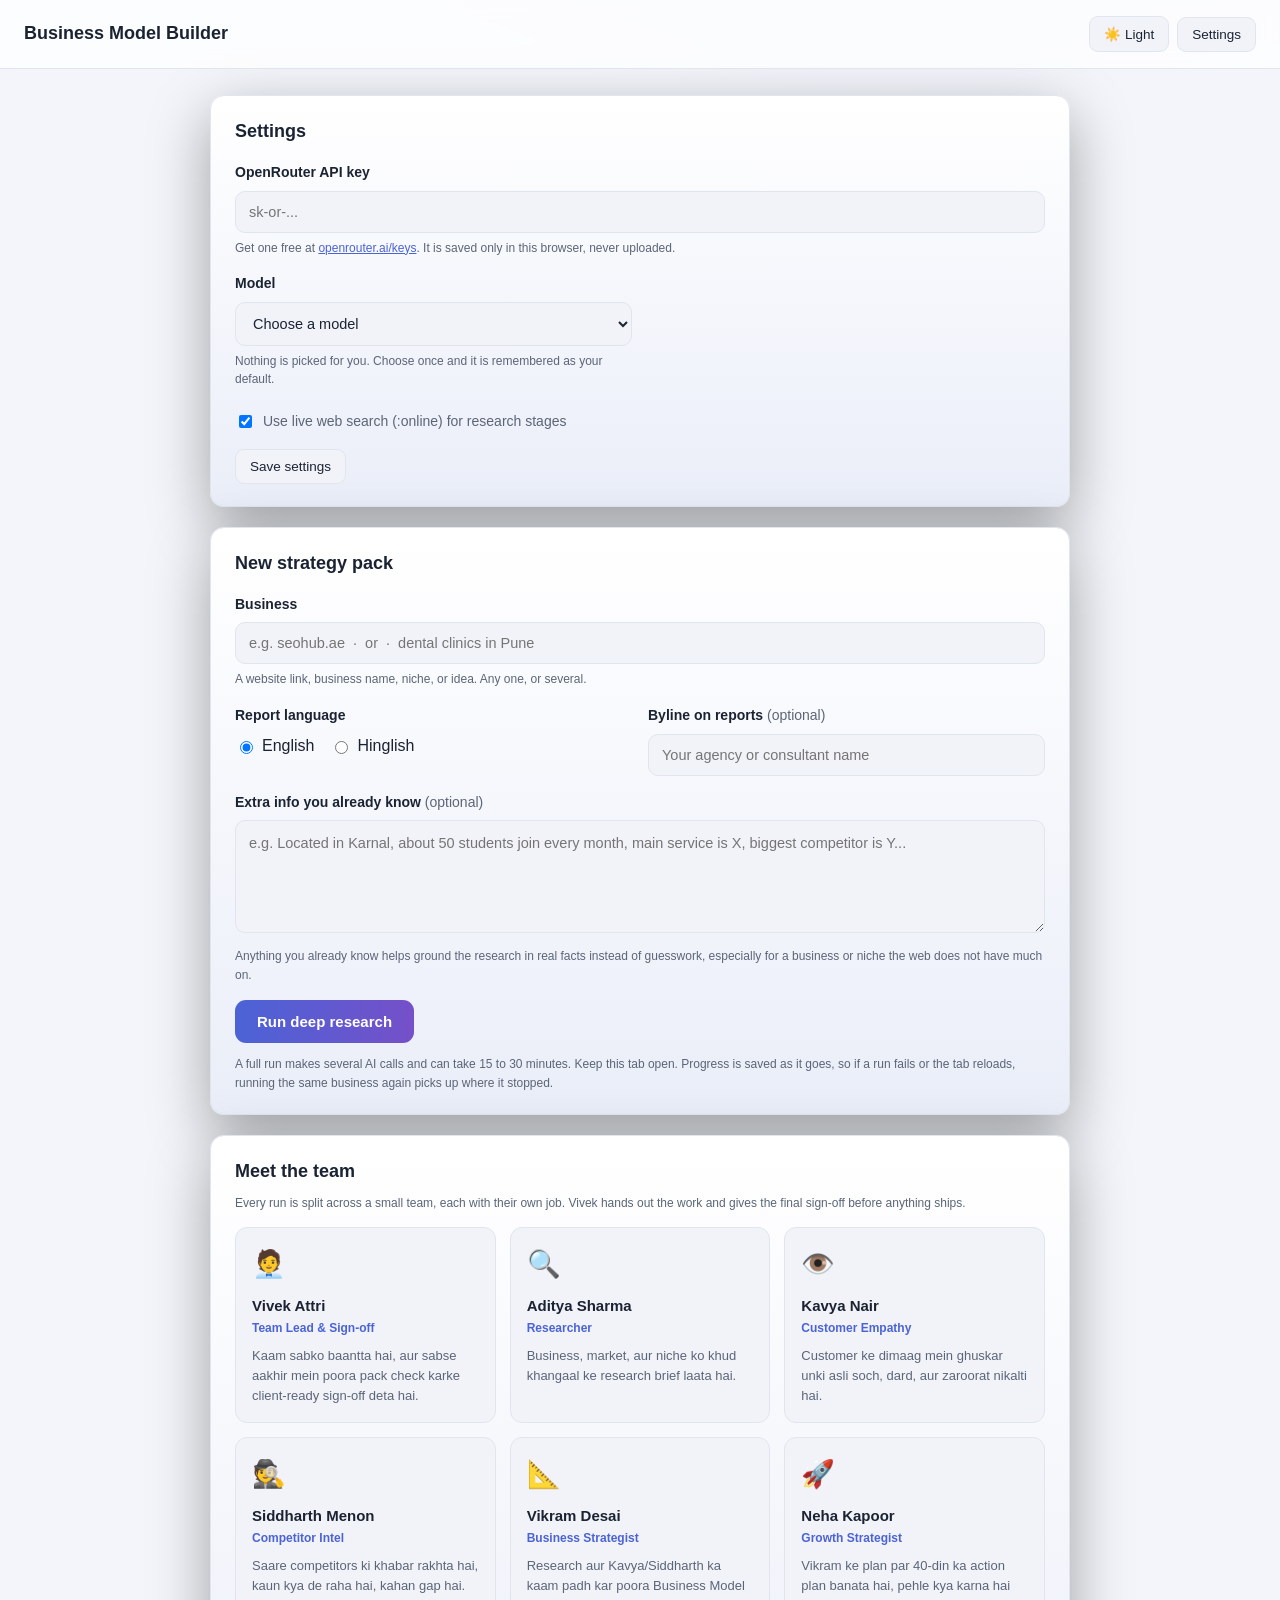
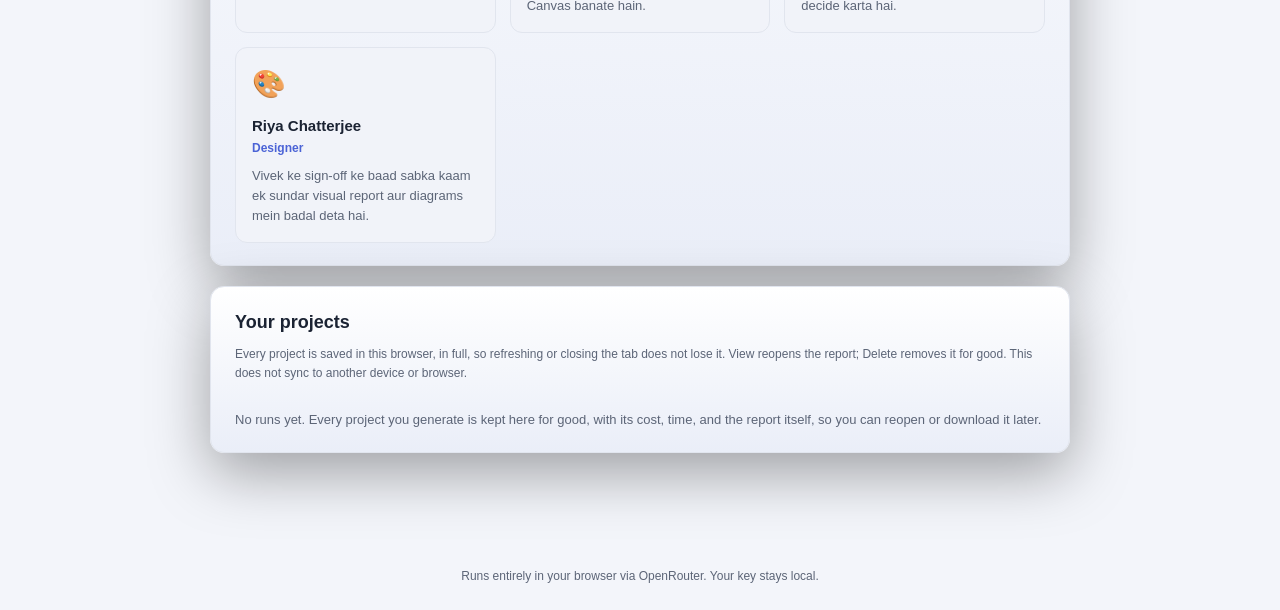
<file: index.html>
<!doctype html>
<html lang="en">
<head>
<meta charset="utf-8">
<meta name="viewport" content="width=device-width, initial-scale=1">
<title>Business Model Builder</title>
<!-- bump the ?v= number on style.css/app.js/pipeline.js below whenever any of
     them changes, so a browser that cached the old file picks up the new one
     right away instead of waiting out the 10-minute cache-control window -->
<link rel="stylesheet" href="style.css?v=5">
</head>
<body>

<header class="topbar">
  <div class="brand">Business Model Builder</div>
  <div class="topbar-actions">
    <button id="themeToggle" class="ghost-btn" type="button" aria-label="Switch between light and dark mode">🌙 Dark</button>
    <button id="settingsToggle" class="ghost-btn" type="button">Settings</button>
  </div>
</header>

<main class="wrap">

  <!-- Settings -->
  <section id="settings" class="card">
    <h2>Settings</h2>
    <label class="field">
      <span>OpenRouter API key</span>
      <input type="password" id="apiKey" placeholder="sk-or-...">
      <small>Get one free at <a href="https://openrouter.ai/keys" target="_blank" rel="noopener">openrouter.ai/keys</a>. It is saved only in this browser, never uploaded.</small>
    </label>
    <div class="row">
      <label class="field">
        <span>Model</span>
        <select id="model">
          <option value="">Choose a model</option>
          <option value="anthropic/claude-sonnet-5">Claude Sonnet 5</option>
          <option value="anthropic/claude-opus-5">Claude Opus 5 (best quality, priciest)</option>
          <option value="openai/gpt-5.6-sol">GPT-5.6 Sol (strongest OpenAI)</option>
          <option value="openai/gpt-5.6-terra">GPT-5.6 Terra (mid price)</option>
          <option value="openai/gpt-5.6-luna">GPT-5.6 Luna (cheapest OpenAI)</option>
          <option value="google/gemini-3.5-flash">Gemini 3.5 Flash (fast, cheap)</option>
          <option value="google/gemini-3.5-flash-lite">Gemini 3.5 Flash Lite (cheapest paid)</option>
          <option value="nvidia/nemotron-3-ultra-550b-a55b:free">Nemotron 3 Ultra (free, rate-limited)</option>
          <option value="__custom__">Custom (type below)</option>
        </select>
        <small>Nothing is picked for you. Choose once and it is remembered as your default.</small>
      </label>
      <label class="field">
        <span>Custom model id</span>
        <input type="text" id="customModel" placeholder="provider/model-id">
      </label>
    </div>
    <label class="check"><input type="checkbox" id="online" checked> Use live web search (:online) for research stages</label>
    <button id="saveSettings" class="ghost-btn" type="button">Save settings</button>
  </section>

  <!-- Form -->
  <section class="card">
    <h2>New strategy pack</h2>
    <label class="field">
      <span>Business</span>
      <input type="text" id="business" placeholder="e.g. seohub.ae  ·  or  ·  dental clinics in Pune">
      <small>A website link, business name, niche, or idea. Any one, or several.</small>
    </label>
    <div class="row">
      <div class="field">
        <span>Report language</span>
        <div class="radios">
          <label><input type="radio" name="lang" value="English" checked> English</label>
          <label><input type="radio" name="lang" value="Hinglish"> Hinglish</label>
        </div>
      </div>
      <label class="field">
        <span>Byline on reports <em>(optional)</em></span>
        <input type="text" id="byline" placeholder="Your agency or consultant name">
      </label>
    </div>
    <label class="field">
      <span>Extra info you already know <em>(optional)</em></span>
      <textarea id="extraInfo" rows="4" placeholder="e.g. Located in Karnal, about 50 students join every month, main service is X, biggest competitor is Y..."></textarea>
      <small>Anything you already know helps ground the research in real facts instead of guesswork, especially for a business or niche the web does not have much on.</small>
    </label>
    <div id="resume" class="resume" style="display:none"></div>
    <button id="runBtn" class="btn" type="button">Run deep research</button>
    <p class="note">A full run makes several AI calls and can take 15 to 30 minutes. Keep this tab open. Progress is saved as it goes, so if a run fails or the tab reloads, running the same business again picks up where it stopped.</p>
    <div id="formError" class="alert" style="display:none"></div>
  </section>

  <!-- Team roster, shown whenever a run is not actively in progress -->
  <section id="teamCard" class="card">
    <h2>Meet the team</h2>
    <p class="note" style="margin:-8px 0 14px">Every run is split across a small team, each with their own job. Vivek hands out the work and gives the final sign-off before anything ships.</p>
    <div id="teamGrid" class="team-grid"></div>
  </section>

  <!-- Progress -->
  <section id="progress" class="card" style="display:none">
    <h2>Working on your strategy pack</h2>
    <div class="kickoff">📋 <strong>Vivek</strong> ne poori team ko kaam baant diya hai. Chaliye dekhte hain ab kaun kya kar raha hai.</div>
    <div id="elapsed" class="elapsed">Elapsed: 0:00</div>
    <ul id="stages" class="stages"></ul>
    <div id="runError" class="alert" style="display:none"></div>
  </section>

  <!-- Results -->
  <section id="results" class="card" style="display:none">
    <div class="results-head">
      <h2>Your strategy pack is ready</h2>
    </div>
    <div id="usage" class="usage"></div>
    <div class="downloads">
      <strong>Download:</strong>
      <button data-dl="html" class="ghost-btn" type="button">Visual report (HTML)</button>
      <button data-dl="pdf" class="ghost-btn" type="button">Report as PDF</button>
      <button data-dl="doc" class="ghost-btn" type="button">Report as Word</button>
      <button data-dl="bmc" class="ghost-btn" type="button">BMC diagram</button>
      <button data-dl="emc" class="ghost-btn" type="button">Empathy map</button>
      <button data-dl="md" class="ghost-btn" type="button">Reports (Markdown)</button>
    </div>
    <div class="tabs" id="viewTabs">
      <button class="tab active" data-view="report" type="button">Visual Report</button>
      <button class="tab" data-view="bmc" type="button">BMC Diagram</button>
      <button class="tab" data-view="emc" type="button">Empathy Map</button>
    </div>
    <!-- sandbox without allow-same-origin: the preview runs in an opaque origin, so
         the generated report's scripts cannot reach this page's localStorage (where
         the API key lives). allow-scripts is needed for the Kano table script. -->
    <iframe id="viewer" class="viewer" title="Report preview"
            sandbox="allow-scripts allow-popups allow-popups-to-escape-sandbox"
            referrerpolicy="no-referrer"></iframe>
  </section>

  <!-- Project library: every finished run, kept in this browser until deleted -->
  <section id="historyCard" class="card">
    <h2>Your projects</h2>
    <p class="note" style="margin:-8px 0 14px">Every project is saved in this browser, in full, so refreshing or closing the tab does not lose it. View reopens the report; Delete removes it for good. This does not sync to another device or browser.</p>
    <div id="avg" class="avg"></div>
    <div id="history" class="history"></div>
  </section>

</main>

<footer class="foot">Runs entirely in your browser via OpenRouter. Your key stays local.</footer>

<script src="pipeline.js?v=5"></script>
<script src="app.js?v=5"></script>
</body>
</html>
</file>
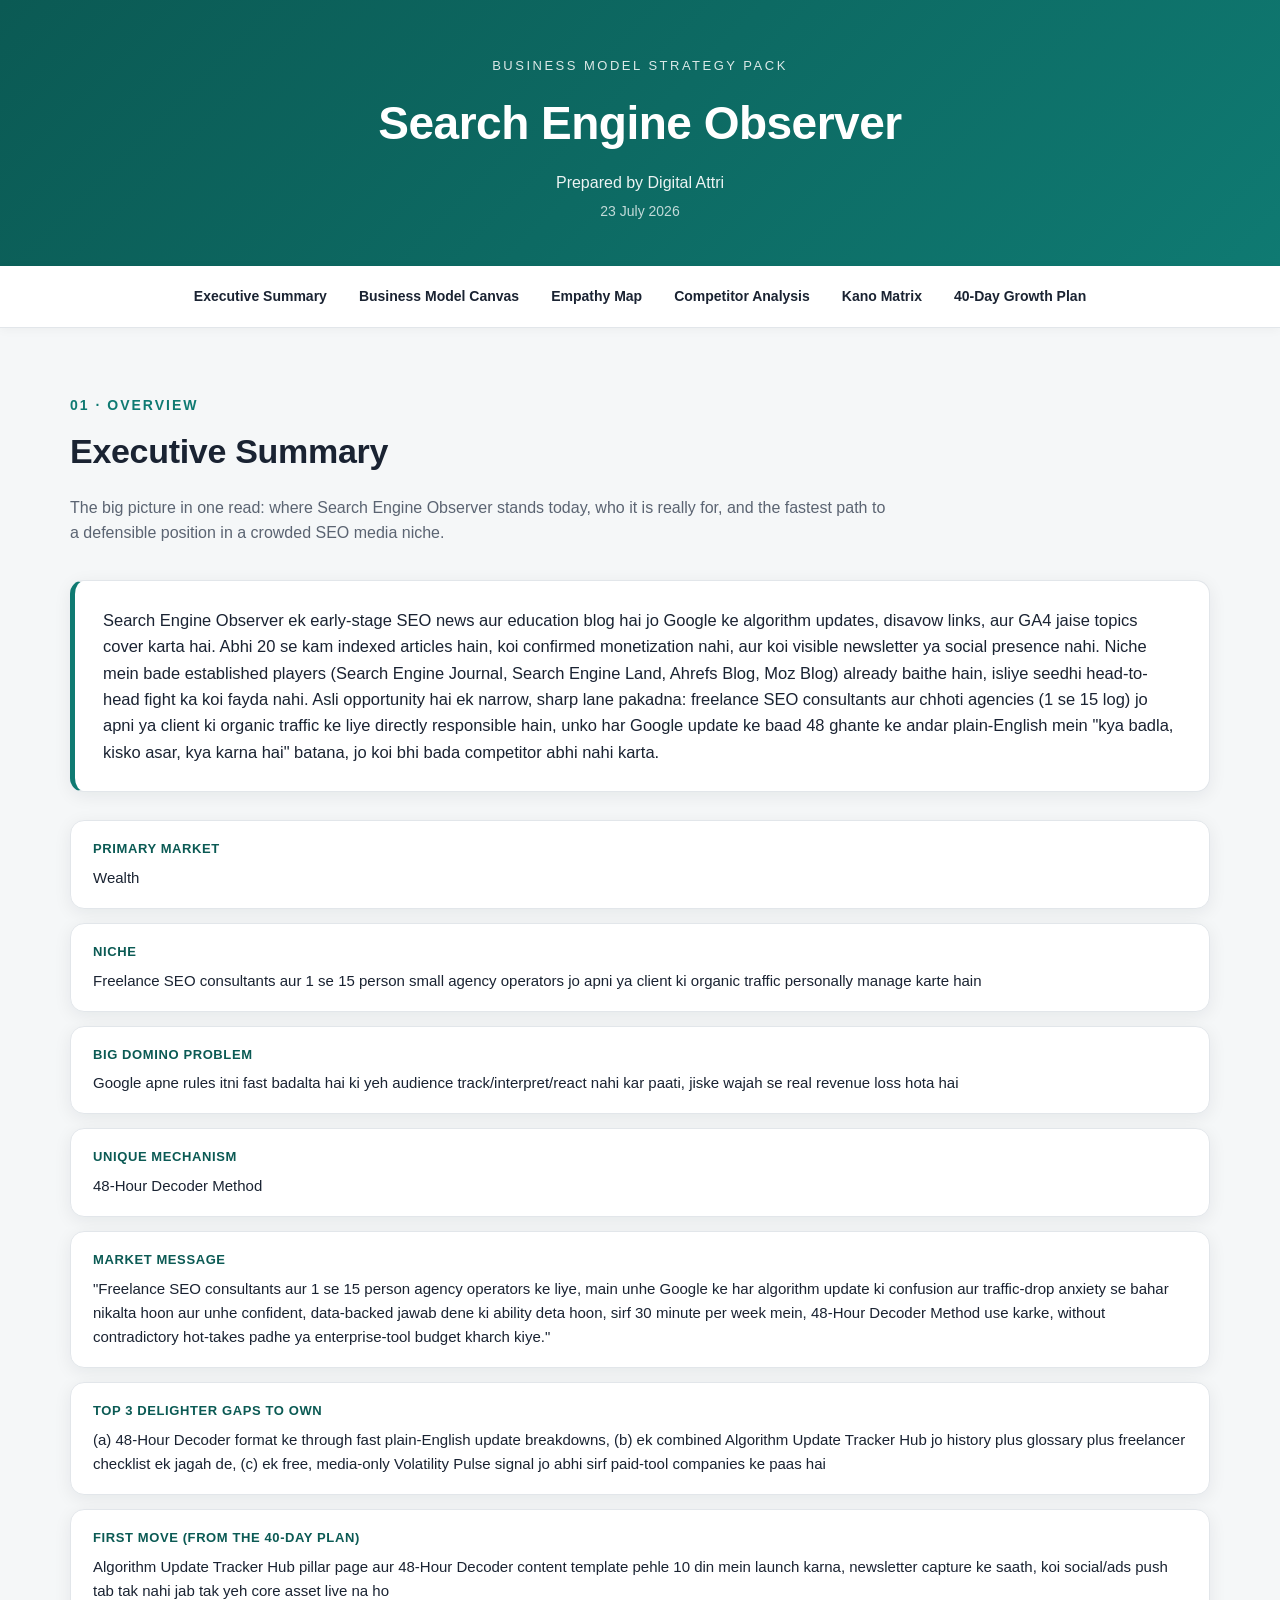
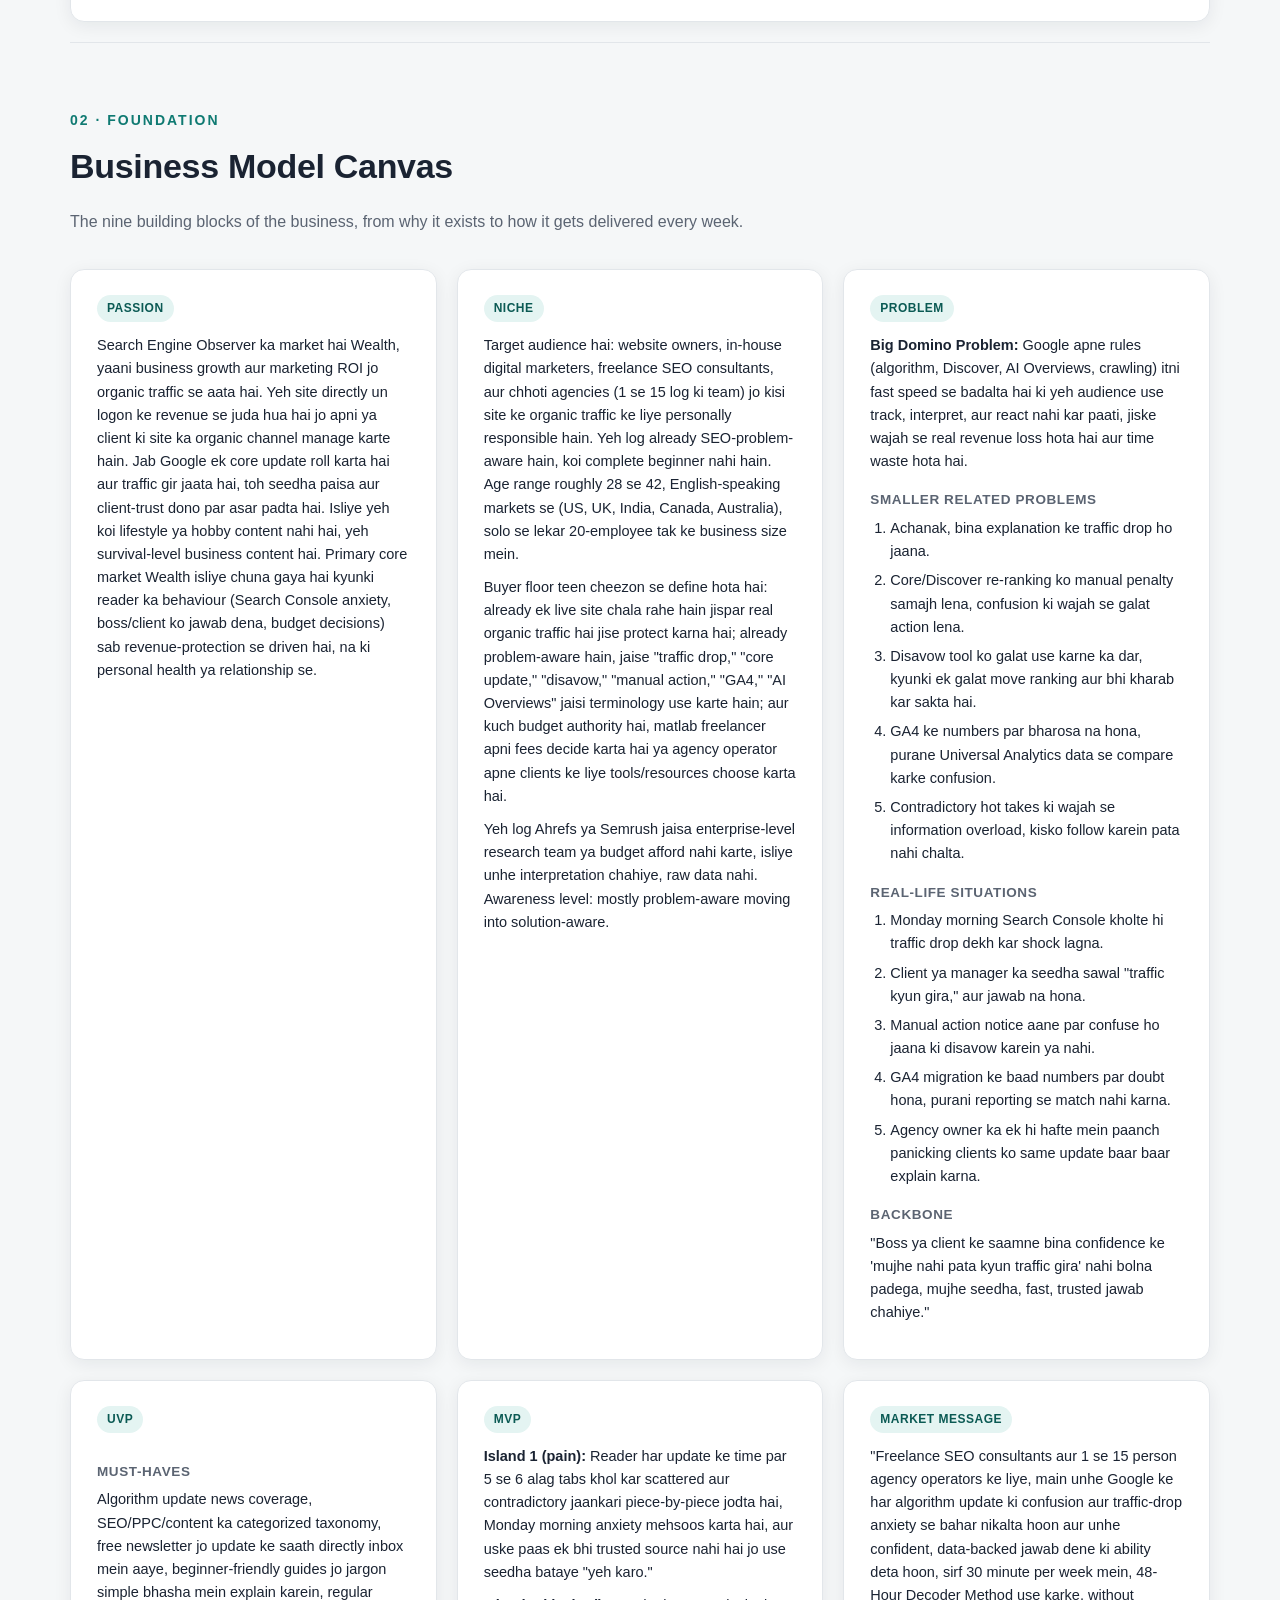
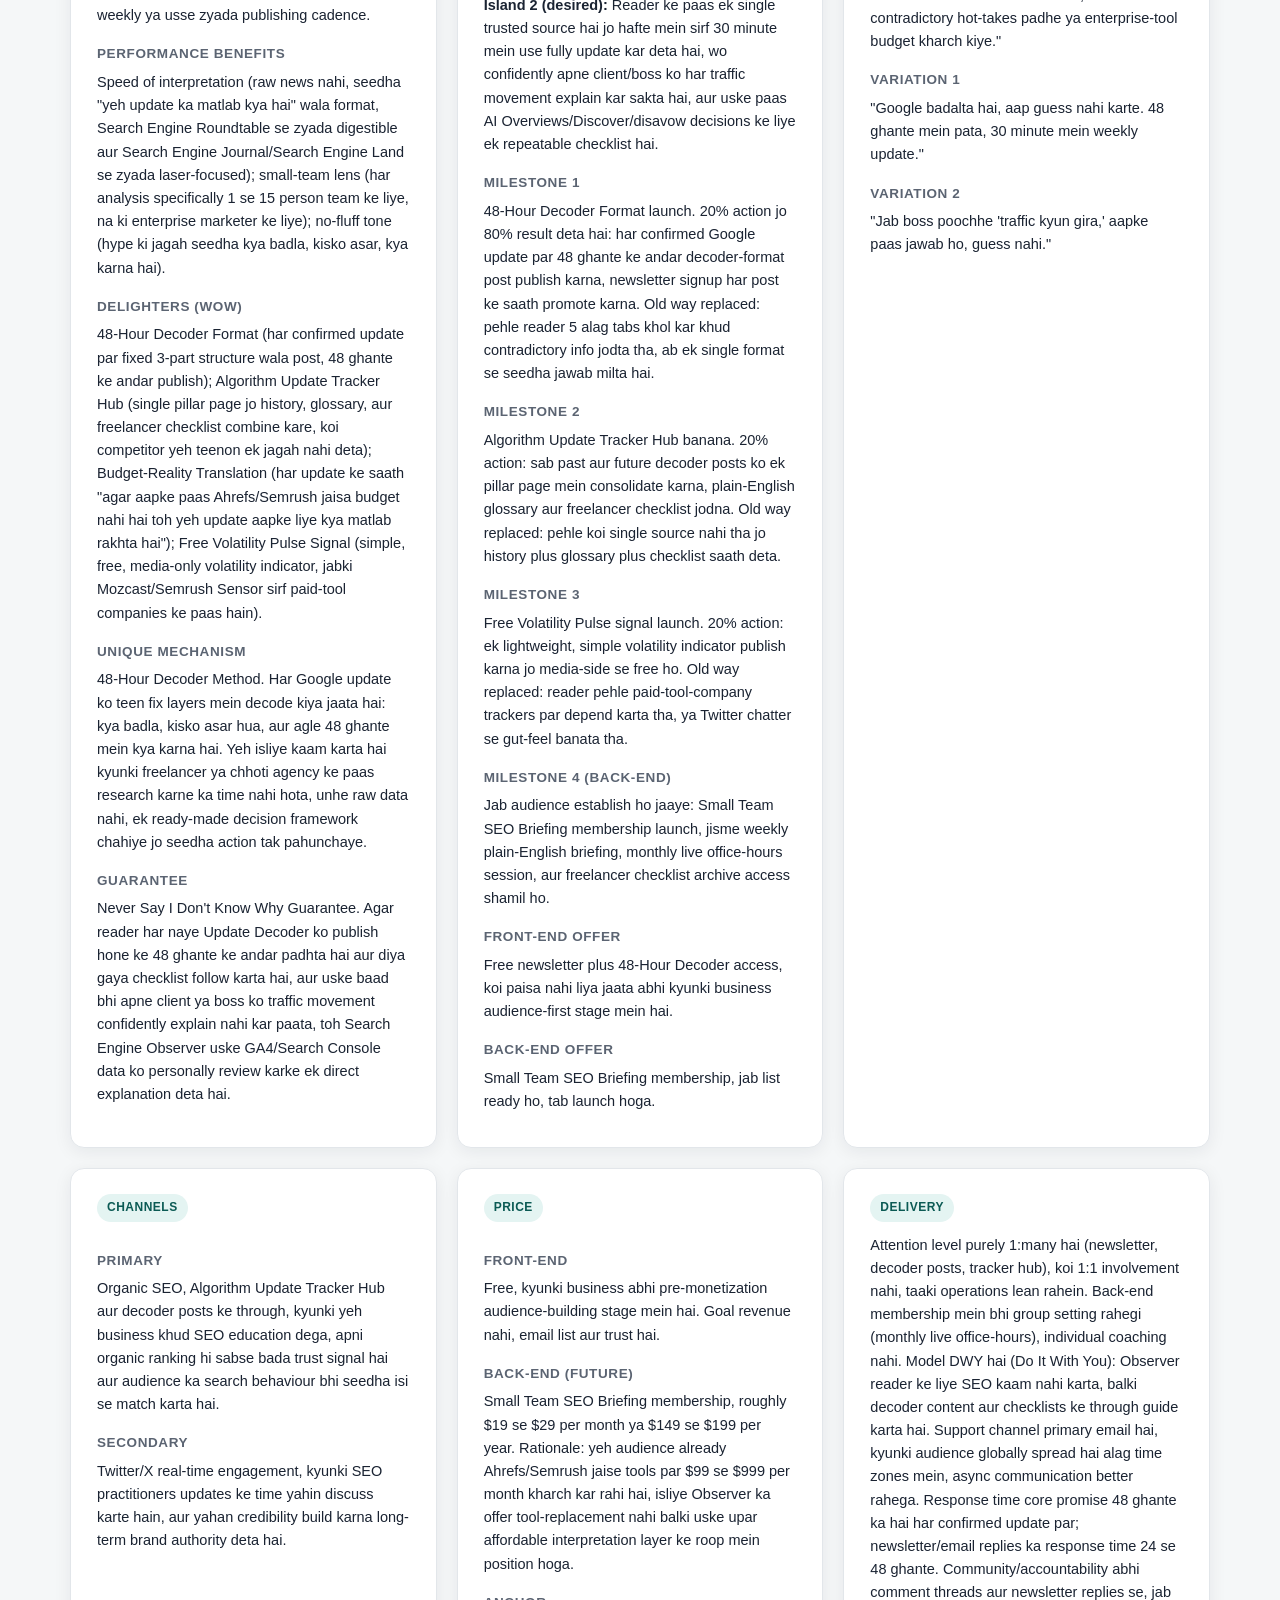
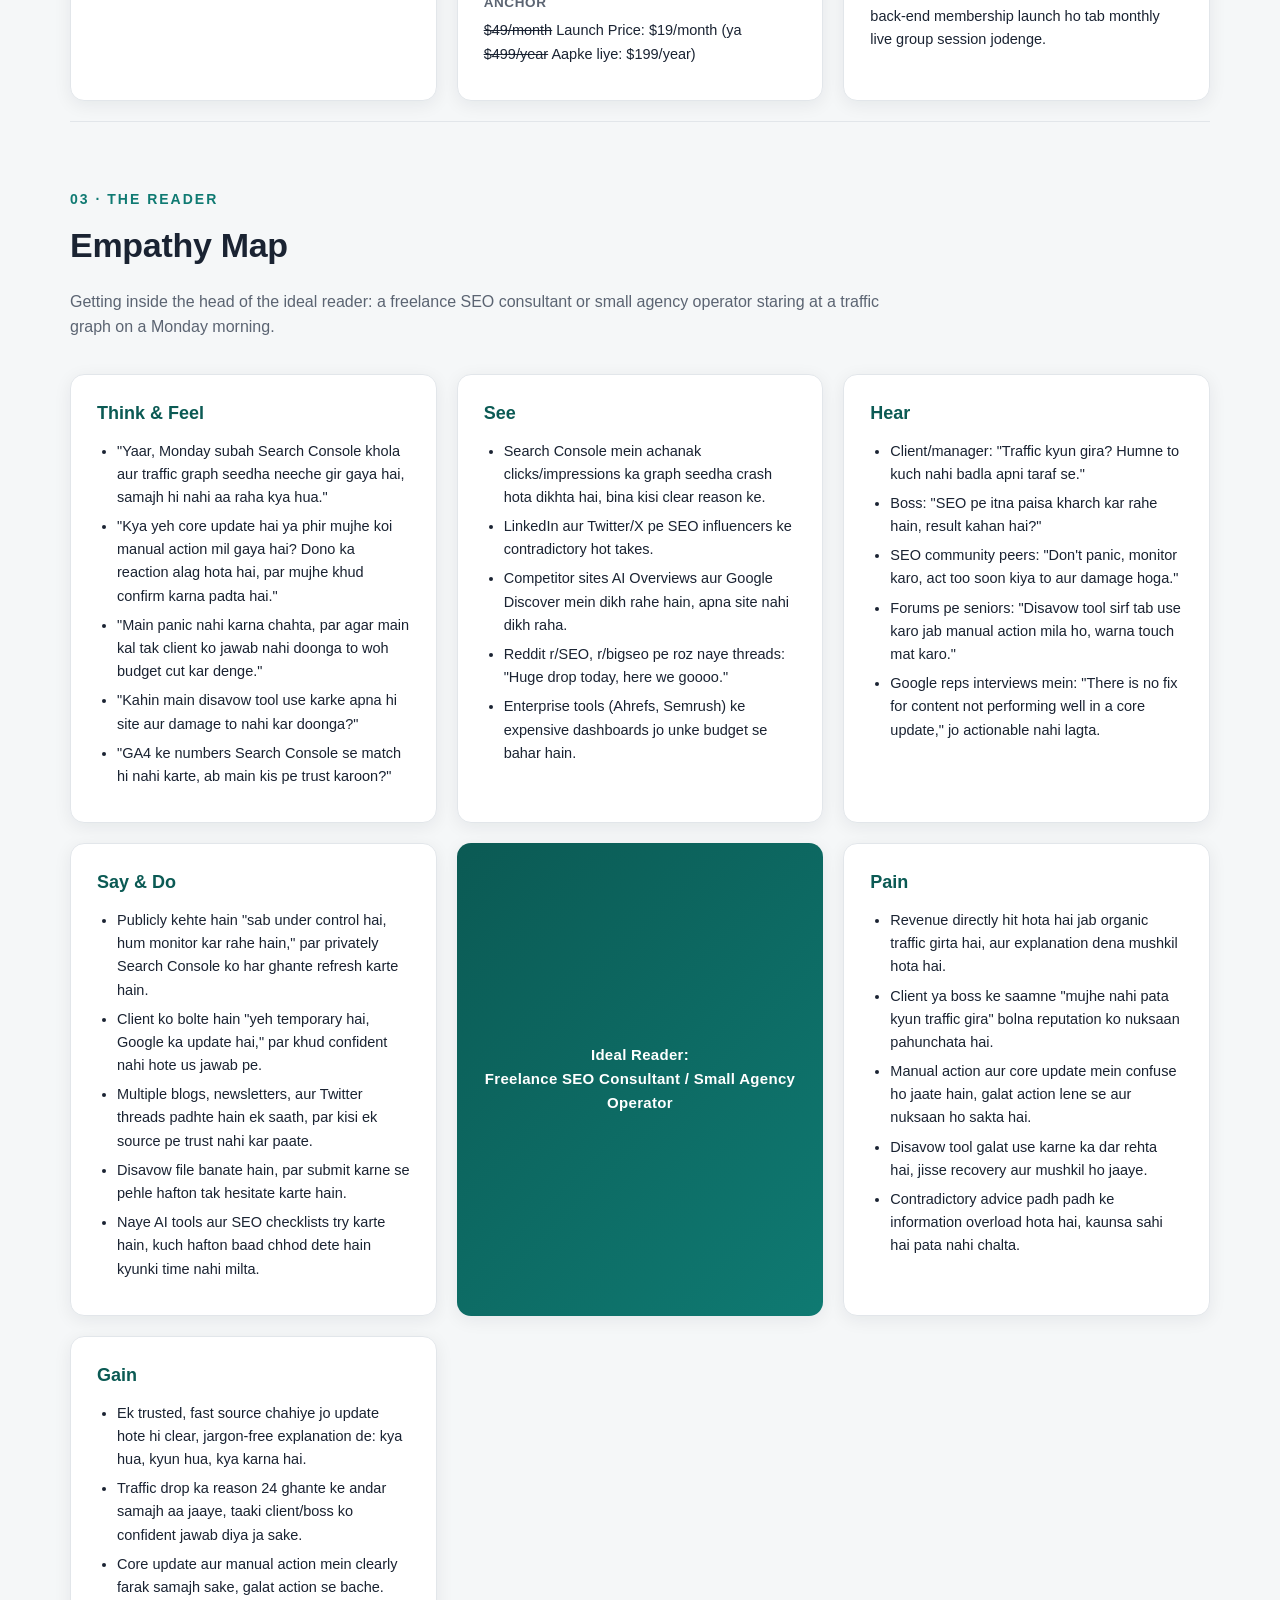
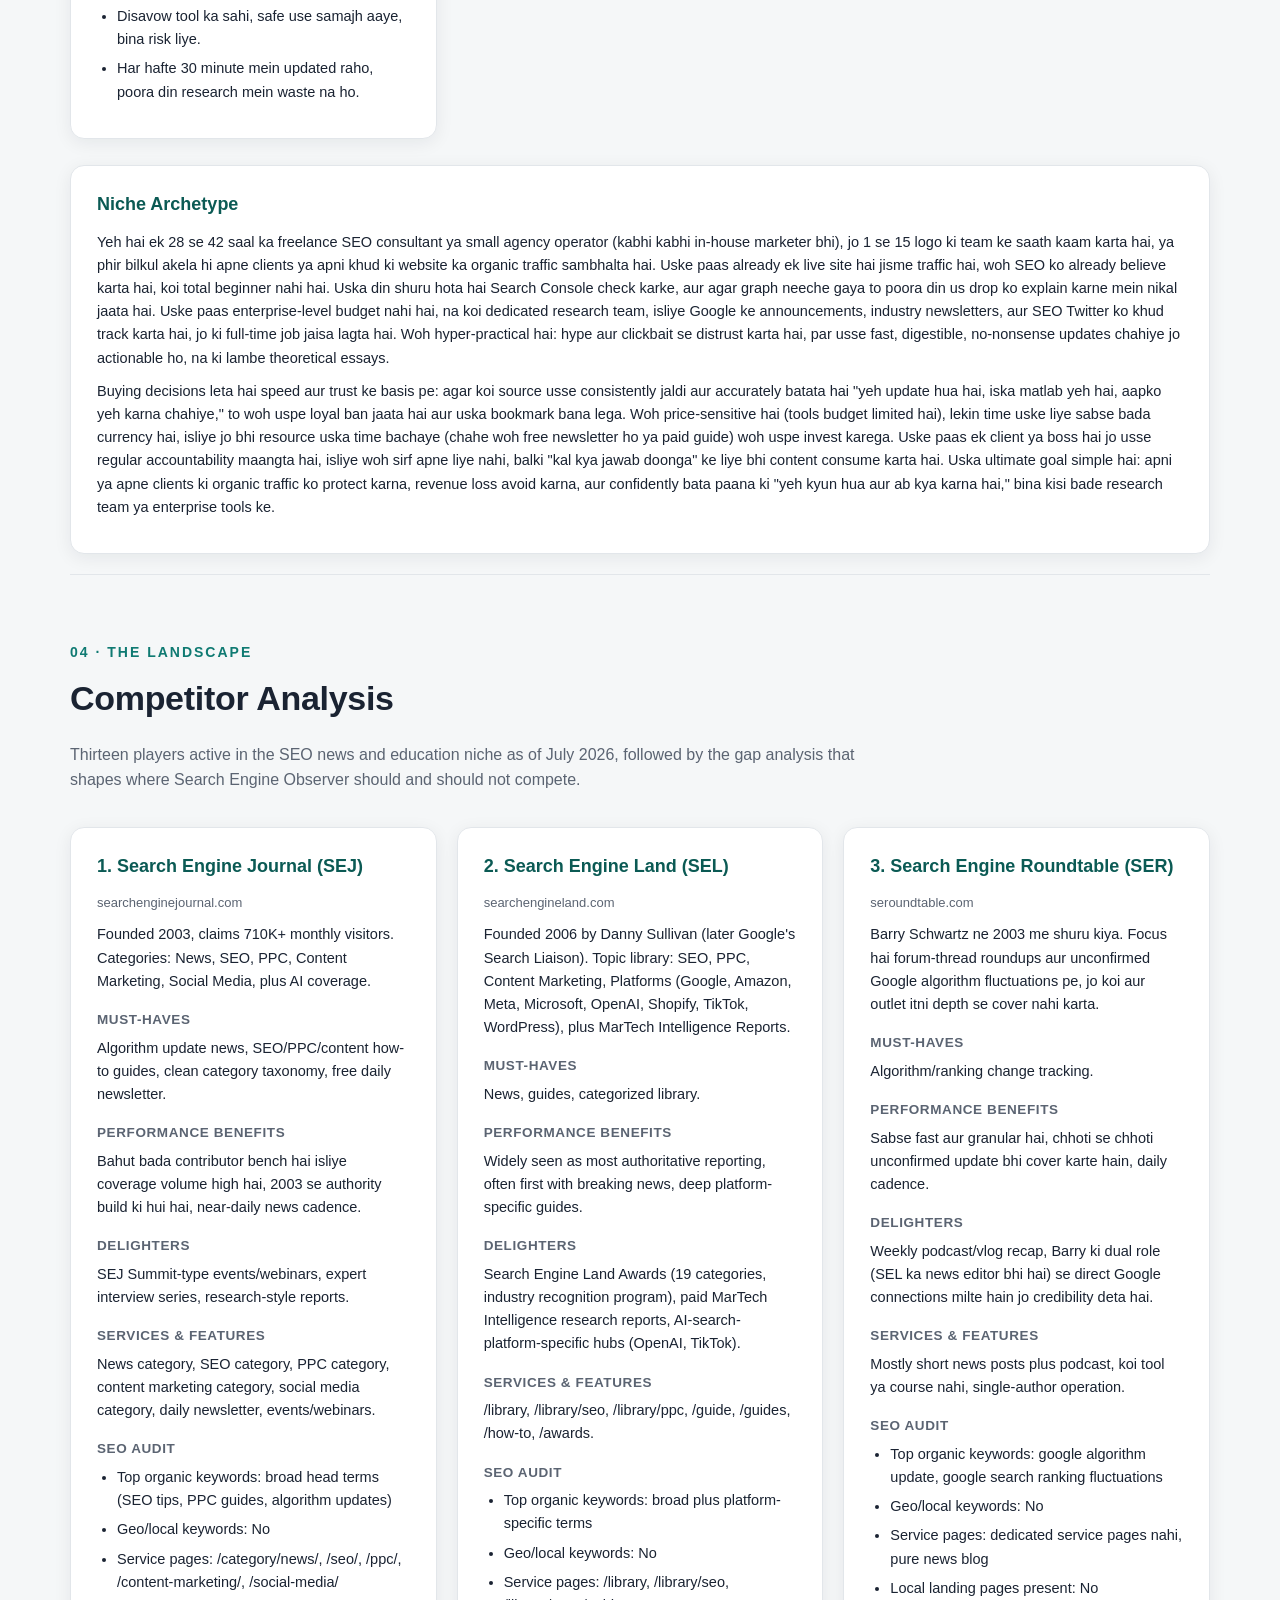
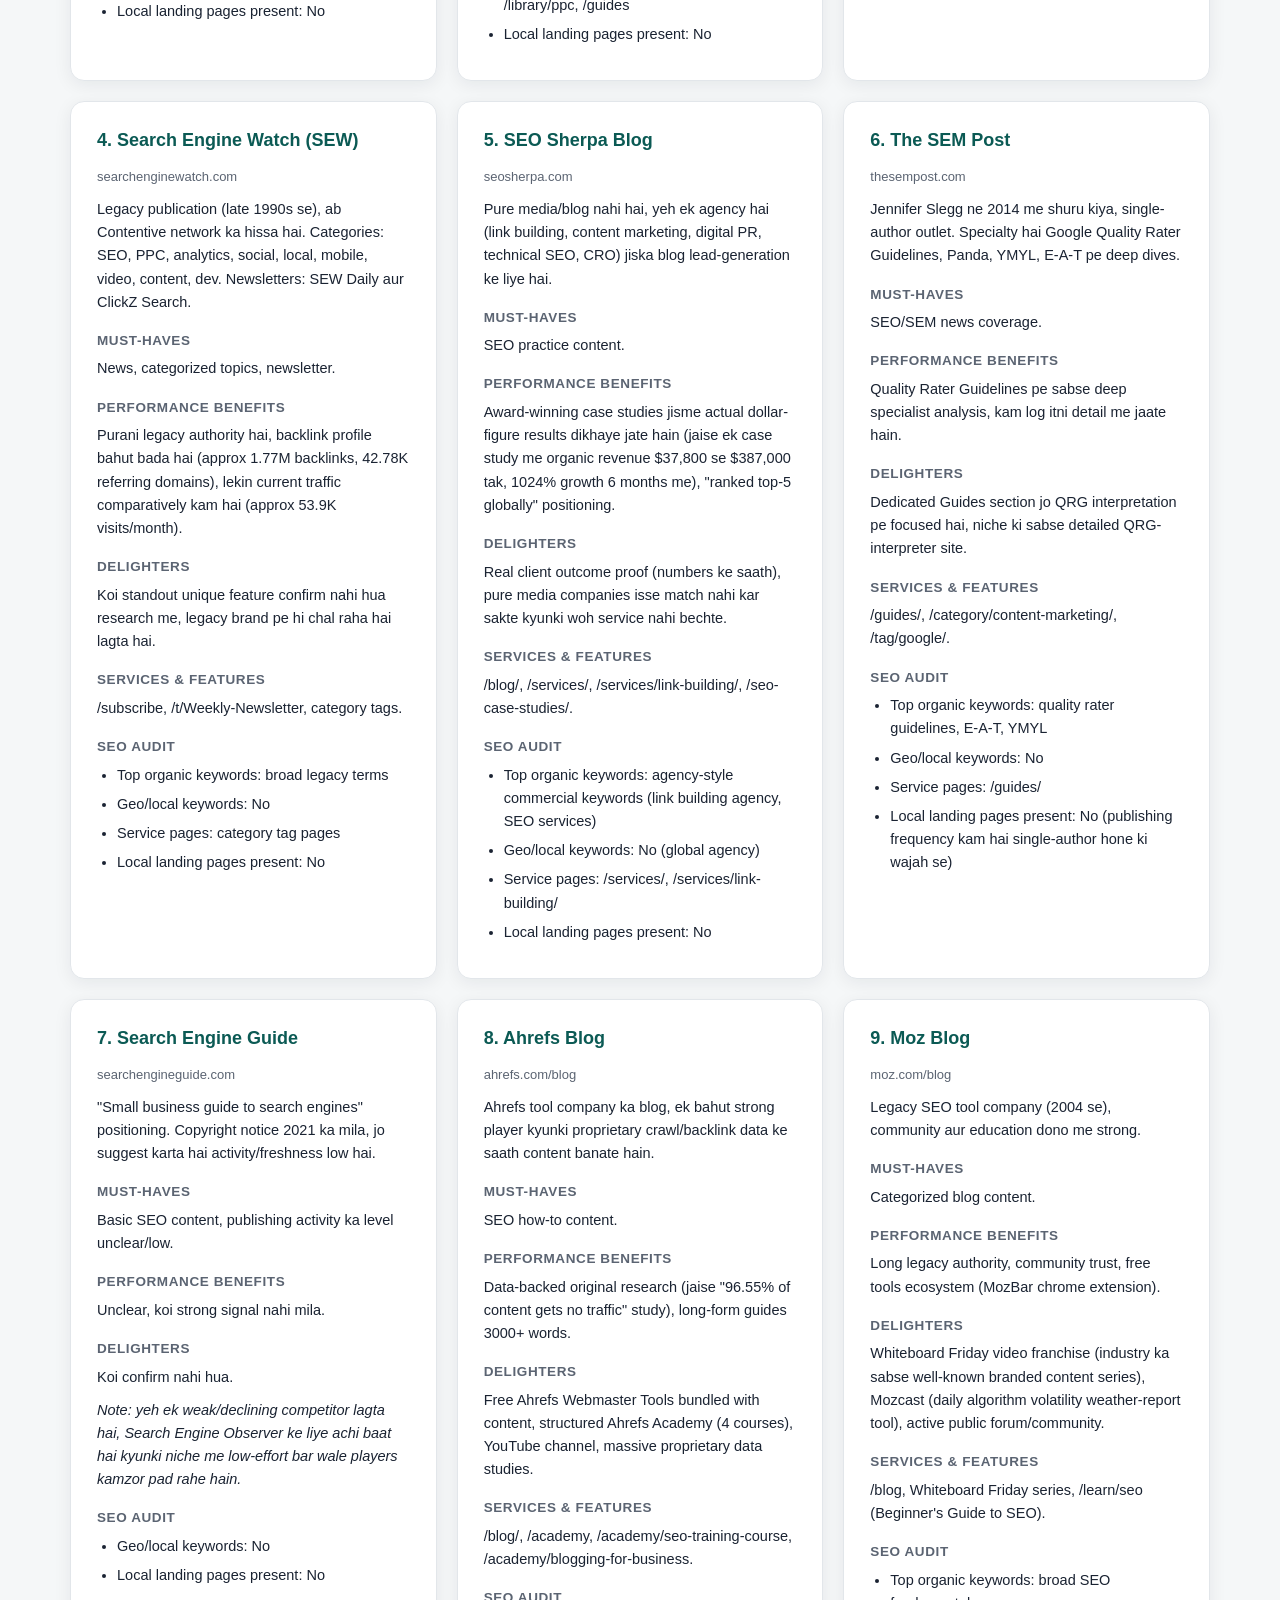
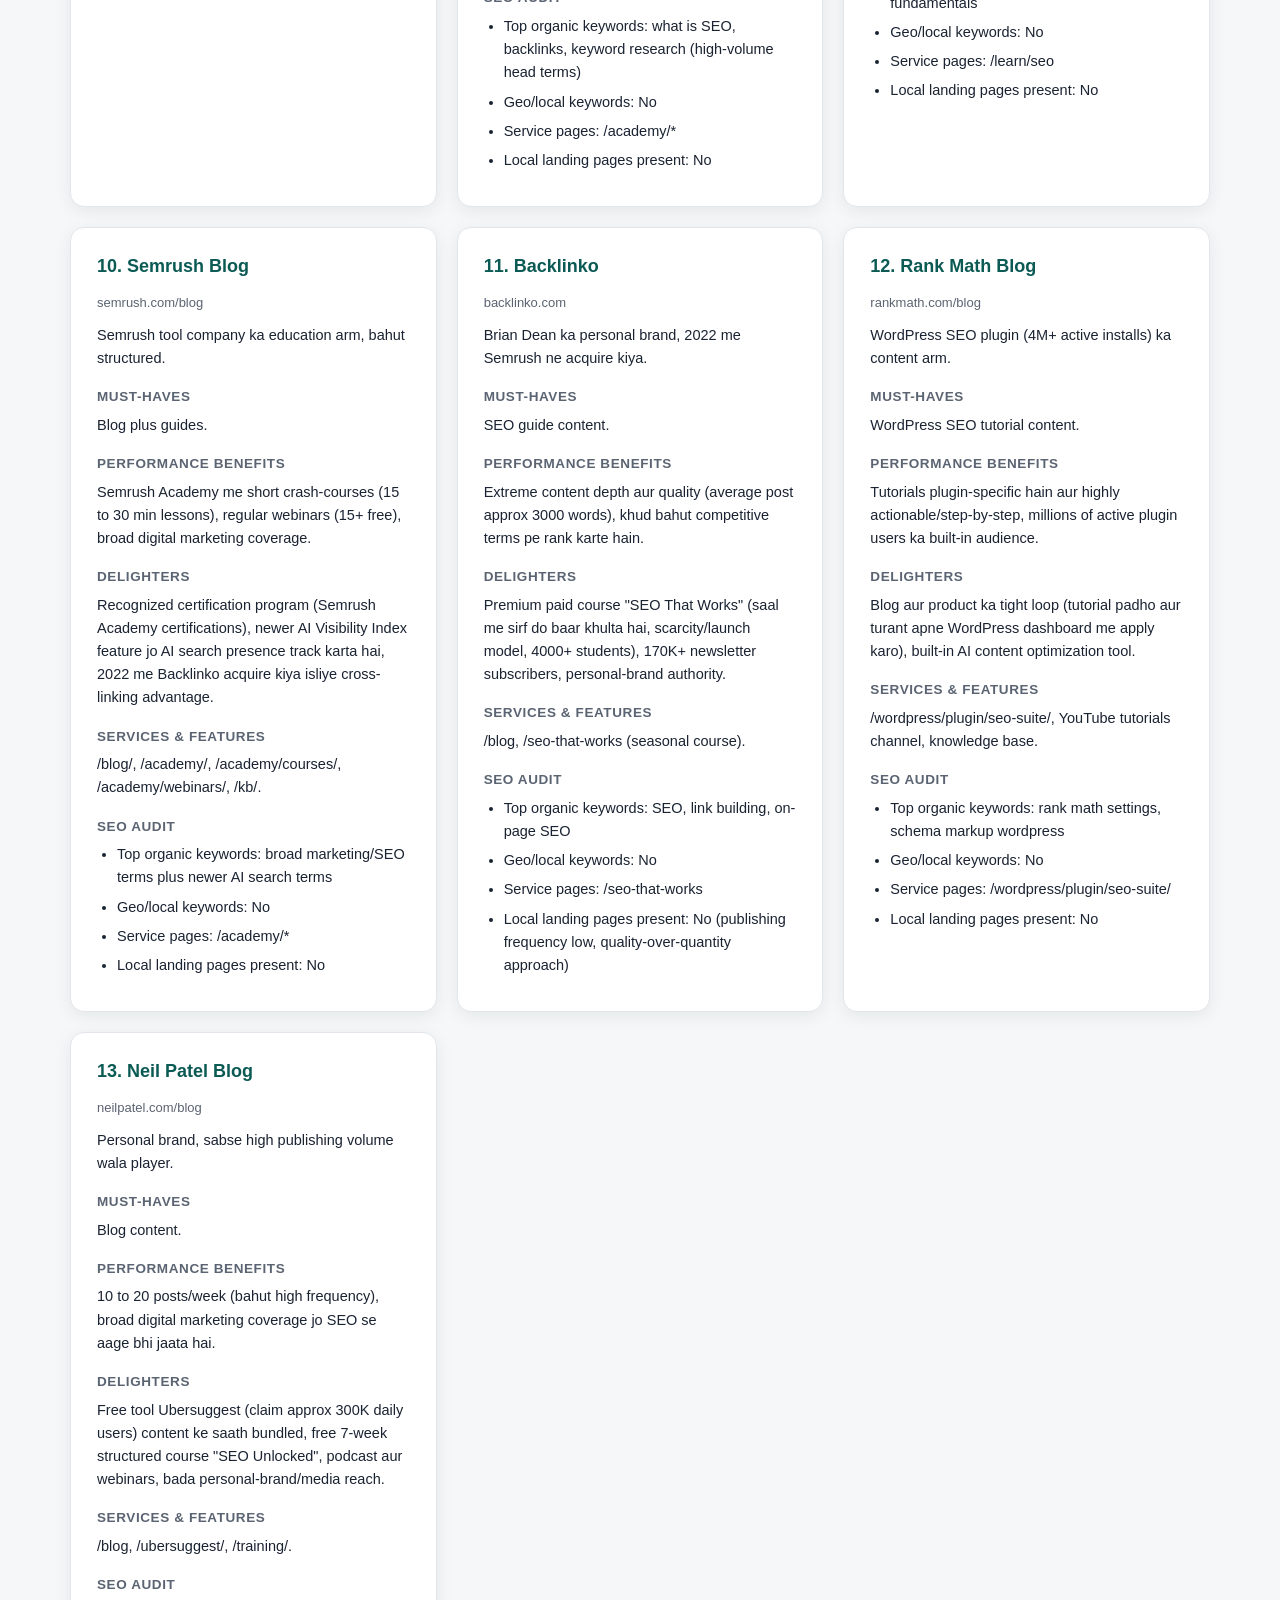
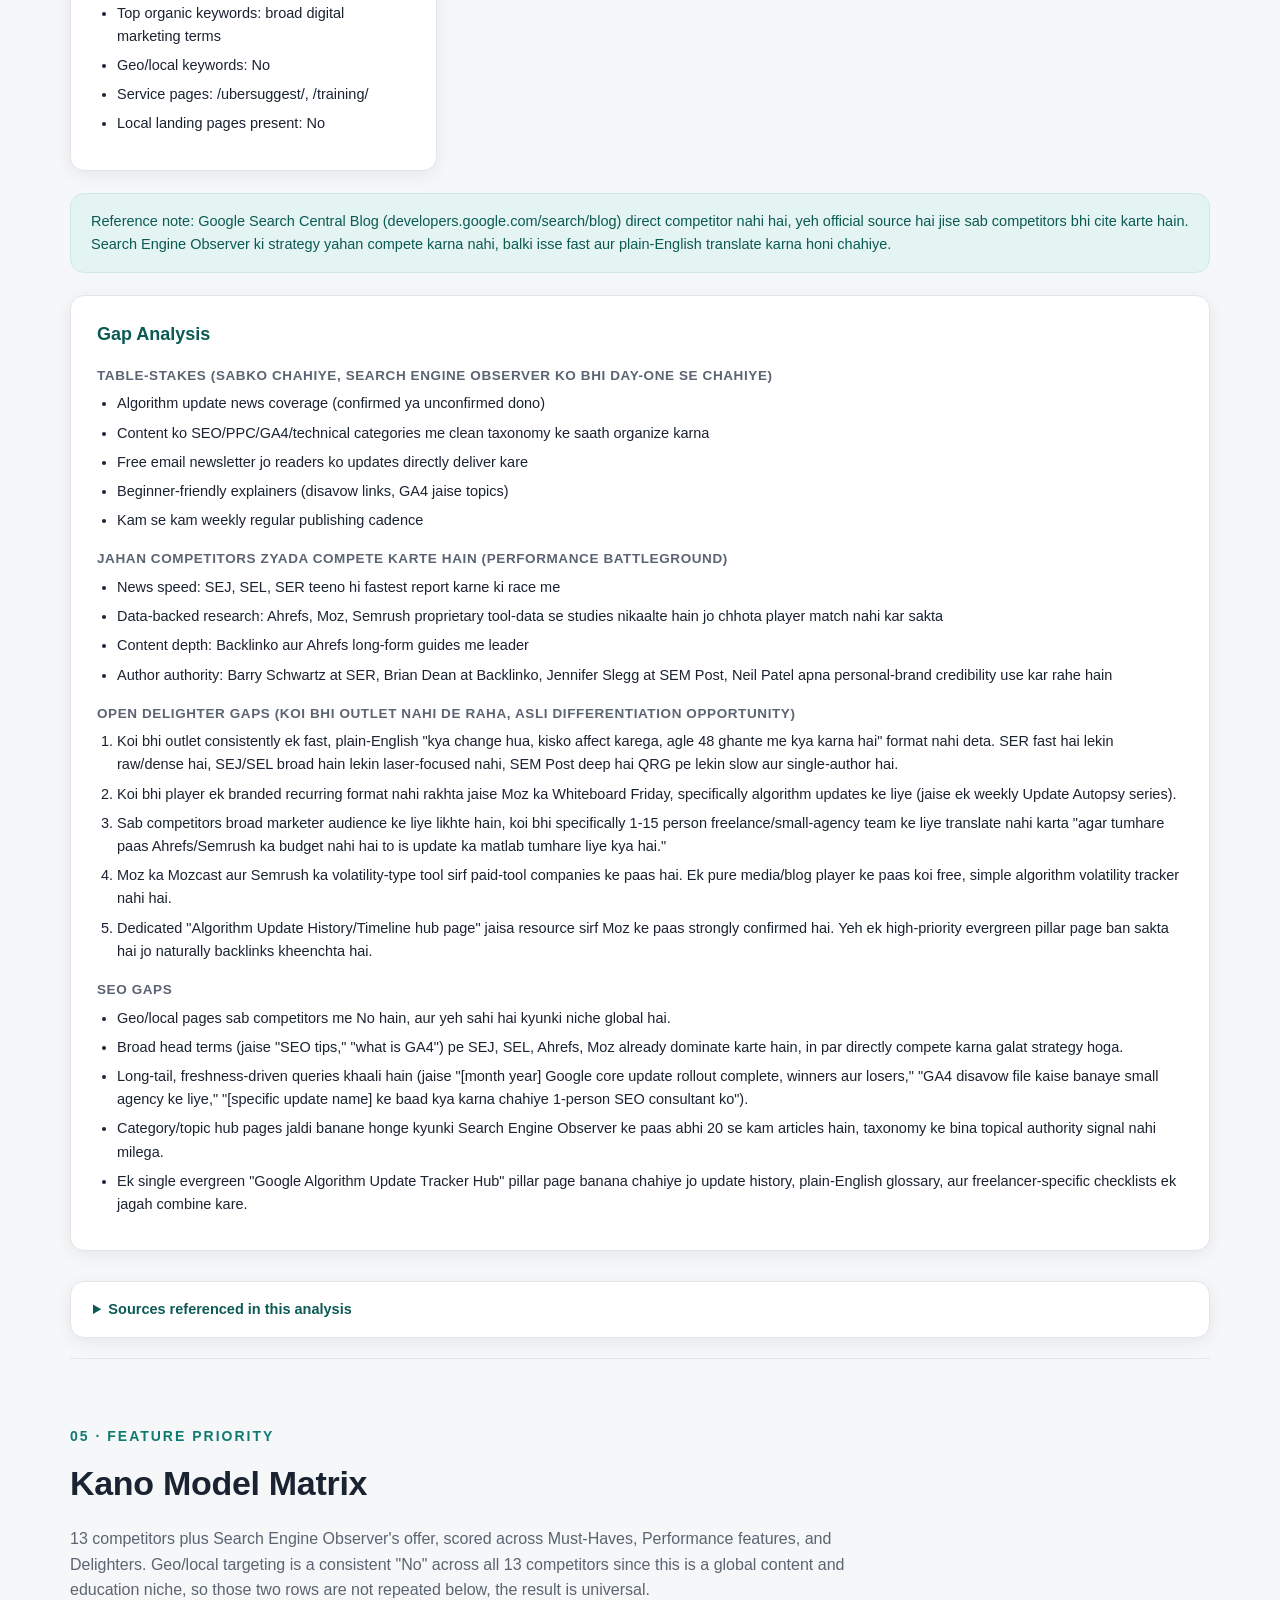
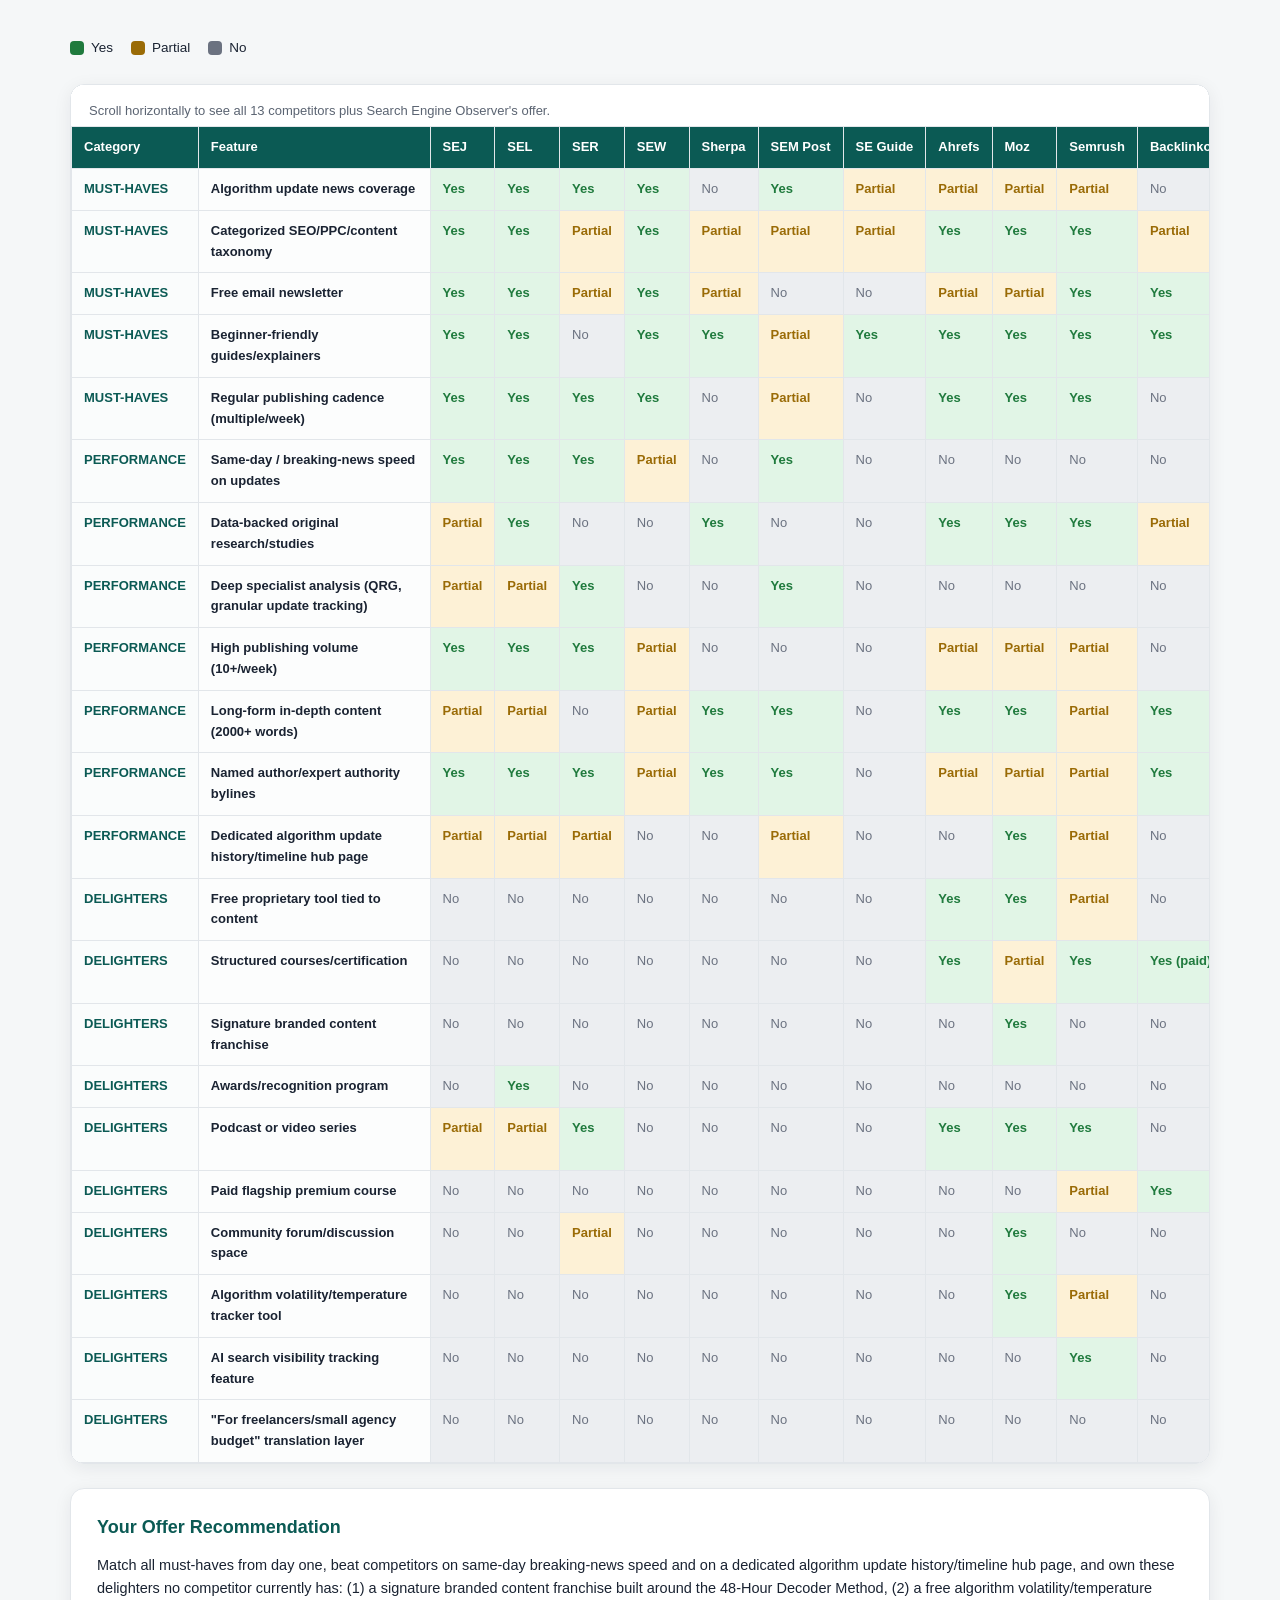
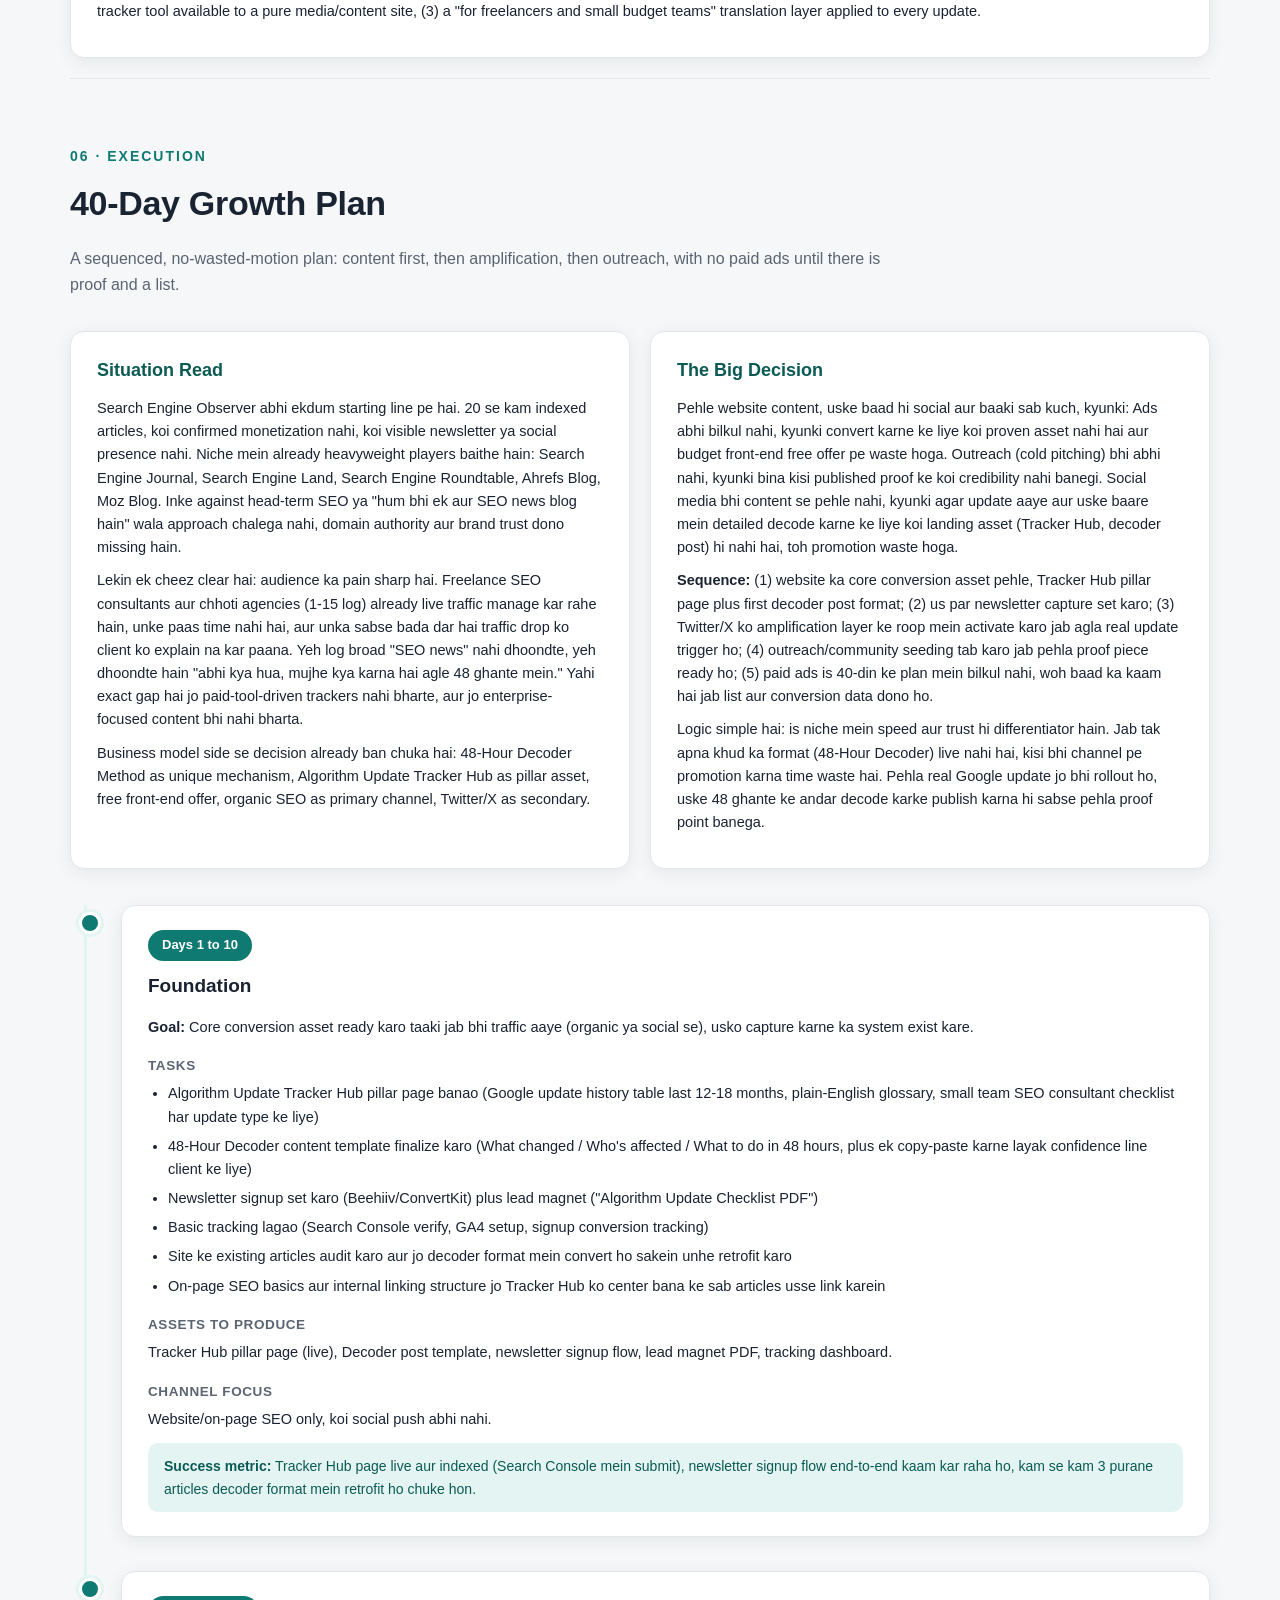
<file: visual-report-template.html>
<!DOCTYPE html>
<html lang="en">
<head>
<meta charset="UTF-8">
<meta name="viewport" content="width=device-width, initial-scale=1.0">
<title>Search Engine Observer: Strategy Pack</title>
<style>
  :root{
    --accent:#0f7a72;
    --accent-dark:#0b5a54;
    --accent-light:#e4f4f2;
    --ink:#1a2332;
    --muted:#5b6472;
    --bg:#f5f7f8;
    --card-bg:#ffffff;
    --border:#e2e6ea;
    --yes-ink:#1f7a3d;
    --yes-bg:#e1f5e6;
    --partial-ink:#9a6b06;
    --partial-bg:#fdf1d6;
    --no-ink:#6b7280;
    --no-bg:#eceef1;
    --radius:14px;
    --shadow: 0 4px 18px rgba(20,30,40,0.07);
    --shadow-hover: 0 10px 28px rgba(20,30,40,0.13);
  }

  *{box-sizing:border-box;}

  html{scroll-behavior:smooth;}

  body{
    margin:0;
    font-family:-apple-system, BlinkMacSystemFont, "Segoe UI", Roboto, Helvetica, Arial, sans-serif;
    background:var(--bg);
    color:var(--ink);
    line-height:1.6;
    -webkit-font-smoothing:antialiased;
  }

  a{color:var(--accent-dark);}

  img{max-width:100%;}

  /* ---------- Header ---------- */
  .header-band{
    background: linear-gradient(135deg, var(--accent-dark), var(--accent));
    color:#fff;
    padding:56px 24px 44px;
    text-align:center;
  }
  .header-band .kicker{
    text-transform:uppercase;
    letter-spacing:2.5px;
    font-size:13px;
    opacity:0.85;
    margin-bottom:10px;
  }
  .header-band h1{
    margin:0 0 10px;
    font-size:clamp(28px,5vw,46px);
    font-weight:700;
    letter-spacing:-0.5px;
  }
  .header-band .byline{
    font-size:16px;
    opacity:0.92;
    margin-bottom:4px;
  }
  .header-band .date{
    font-size:14px;
    opacity:0.75;
  }

  /* ---------- Nav ---------- */
  nav.topnav{
    position:sticky;
    top:0;
    z-index:50;
    background:rgba(255,255,255,0.97);
    backdrop-filter:saturate(180%) blur(6px);
    border-bottom:1px solid var(--border);
    box-shadow:0 2px 10px rgba(0,0,0,0.04);
  }
  nav.topnav .nav-inner{
    max-width:1180px;
    margin:0 auto;
    display:flex;
    flex-wrap:wrap;
    gap:4px;
    padding:10px 20px;
    justify-content:center;
  }
  nav.topnav a{
    text-decoration:none;
    color:var(--ink);
    font-size:14px;
    font-weight:600;
    padding:9px 14px;
    border-radius:20px;
    transition: background 0.2s ease, color 0.2s ease;
    white-space:nowrap;
  }
  nav.topnav a:hover{
    background:var(--accent-light);
    color:var(--accent-dark);
  }

  /* ---------- Layout ---------- */
  main{
    max-width:1180px;
    margin:0 auto;
    padding:0 20px;
  }

  section{
    padding:64px 0 20px;
    border-bottom:1px solid var(--border);
  }
  section:last-of-type{border-bottom:none;}

  .section-head{
    margin-bottom:34px;
  }
  .section-head .num{
    display:inline-block;
    color:var(--accent);
    font-weight:700;
    font-size:14px;
    letter-spacing:2px;
    text-transform:uppercase;
    margin-bottom:8px;
  }
  .section-head h2{
    margin:0 0 10px;
    font-size:clamp(24px,3.4vw,34px);
    color:var(--ink);
    letter-spacing:-0.3px;
  }
  .section-head p.lede{
    color:var(--muted);
    max-width:820px;
    font-size:16px;
  }

  /* ---------- Cards generic ---------- */
  .card{
    background:var(--card-bg);
    border:1px solid var(--border);
    border-radius:var(--radius);
    box-shadow:var(--shadow);
    padding:24px 26px;
    transition: transform 0.25s ease, box-shadow 0.25s ease;
  }
  .card:hover{
    transform:translateY(-4px);
    box-shadow:var(--shadow-hover);
  }

  .card h3{
    margin:0 0 12px;
    font-size:18px;
    color:var(--accent-dark);
  }
  .card h4{
    margin:16px 0 6px;
    font-size:13.5px;
    text-transform:uppercase;
    letter-spacing:0.6px;
    color:var(--muted);
  }
  .card p{margin:0 0 10px; font-size:14.5px;}
  .card ul, .card ol{margin:0 0 10px; padding-left:20px; font-size:14.5px;}
  .card li{margin-bottom:6px;}

  .grid{
    display:grid;
    gap:20px;
  }
  .grid-3{grid-template-columns:repeat(3,1fr);}
  .grid-2{grid-template-columns:repeat(2,1fr);}

  @media (max-width:900px){
    .grid-3{grid-template-columns:repeat(2,1fr);}
  }
  @media (max-width:640px){
    .grid-3, .grid-2{grid-template-columns:1fr;}
  }

  /* ---------- Summary ---------- */
  .summary-lede{
    background:var(--card-bg);
    border:1px solid var(--border);
    border-left:5px solid var(--accent);
    border-radius:var(--radius);
    padding:26px 28px;
    box-shadow:var(--shadow);
    font-size:16.5px;
    margin-bottom:28px;
  }
  .headline-list{
    display:grid;
    grid-template-columns:1fr;
    gap:14px;
  }
  .headline-item{
    background:var(--card-bg);
    border:1px solid var(--border);
    border-radius:var(--radius);
    padding:18px 22px;
    box-shadow:var(--shadow);
    transition: transform 0.25s ease, box-shadow 0.25s ease;
  }
  .headline-item:hover{transform:translateY(-3px); box-shadow:var(--shadow-hover);}
  .headline-item .label{
    color:var(--accent-dark);
    font-weight:700;
    font-size:13px;
    text-transform:uppercase;
    letter-spacing:0.6px;
    margin-bottom:6px;
  }
  .headline-item .value{font-size:15px;}

  /* ---------- BMC ---------- */
  .bmc-card .tag{
    display:inline-block;
    background:var(--accent-light);
    color:var(--accent-dark);
    font-size:12px;
    font-weight:700;
    letter-spacing:0.5px;
    text-transform:uppercase;
    padding:4px 10px;
    border-radius:20px;
    margin-bottom:12px;
  }

  /* ---------- Empathy map ---------- */
  .empathy-wrap{
    display:grid;
    grid-template-columns:repeat(3,1fr);
    gap:20px;
    align-items:stretch;
    position:relative;
  }
  .empathy-center{
    grid-column:2;
    grid-row:2;
    display:flex;
    align-items:center;
    justify-content:center;
    background:linear-gradient(135deg,var(--accent-dark),var(--accent));
    color:#fff;
    border-radius:var(--radius);
    text-align:center;
    padding:18px;
    box-shadow:var(--shadow);
    font-weight:700;
    font-size:15px;
    letter-spacing:0.3px;
  }
  @media (max-width:900px){
    .empathy-wrap{grid-template-columns:1fr;}
    .empathy-center{grid-column:1; grid-row:auto; order:-1;}
  }

  /* ---------- Competitor cards ---------- */
  .comp-grid{
    display:grid;
    grid-template-columns:repeat(auto-fit,minmax(340px,1fr));
    gap:20px;
  }
  .comp-card .url{
    color:var(--muted);
    font-size:13px;
    margin-bottom:10px;
    word-break:break-word;
  }
  .note-box{
    background:var(--accent-light);
    border:1px solid #cfe9e5;
    border-radius:var(--radius);
    padding:16px 20px;
    font-size:14.5px;
    color:var(--accent-dark);
    margin:22px 0;
  }
  details.sources{
    margin-top:30px;
    background:var(--card-bg);
    border:1px solid var(--border);
    border-radius:var(--radius);
    padding:16px 22px;
    box-shadow:var(--shadow);
  }
  details.sources summary{
    cursor:pointer;
    font-weight:700;
    color:var(--accent-dark);
    font-size:14.5px;
  }
  details.sources ul{
    font-size:13px;
    color:var(--muted);
    margin-top:12px;
    padding-left:20px;
    columns:2;
  }
  @media (max-width:700px){
    details.sources ul{columns:1;}
  }

  /* ---------- Kano table ---------- */
  .table-scroll{
    overflow-x:auto;
    border-radius:var(--radius);
    box-shadow:var(--shadow);
    border:1px solid var(--border);
    background:var(--card-bg);
  }
  table.kano{
    border-collapse:collapse;
    width:100%;
    min-width:1500px;
    font-size:13px;
  }
  table.kano caption{
    caption-side:top;
    text-align:left;
    padding:16px 18px 4px;
    font-size:13px;
    color:var(--muted);
  }
  table.kano th, table.kano td{
    padding:10px 12px;
    border:1px solid var(--border);
    text-align:left;
    vertical-align:top;
  }
  table.kano thead th{
    position:sticky;
    top:0;
    background:var(--accent-dark);
    color:#fff;
    z-index:2;
    font-weight:600;
    white-space:nowrap;
  }
  table.kano td.cat{
    font-weight:700;
    color:var(--accent-dark);
    background:#fafcfc;
    white-space:nowrap;
  }
  table.kano td.feature{
    min-width:230px;
    font-weight:600;
    background:#fcfdfd;
  }
  table.kano td.offer-col{
    font-weight:700;
    min-width:190px;
  }
  .cell-yes{background:var(--yes-bg); color:var(--yes-ink); font-weight:600;}
  .cell-partial{background:var(--partial-bg); color:var(--partial-ink); font-weight:600;}
  .cell-no{background:var(--no-bg); color:var(--no-ink);}
  .kano-legend{
    display:flex;
    gap:18px;
    flex-wrap:wrap;
    margin:16px 0 26px;
    font-size:13.5px;
  }
  .kano-legend span{
    display:inline-flex;
    align-items:center;
    gap:7px;
  }
  .swatch{width:14px;height:14px;border-radius:4px;display:inline-block;}
  .swatch.yes{background:var(--yes-ink);}
  .swatch.partial{background:var(--partial-ink);}
  .swatch.no{background:var(--no-ink);}
  .kano-reco{
    margin-top:24px;
  }

  /* ---------- Growth plan timeline ---------- */
  .plan-intro{
    display:grid;
    grid-template-columns:1fr 1fr;
    gap:20px;
    margin-bottom:36px;
  }
  @media (max-width:800px){
    .plan-intro{grid-template-columns:1fr;}
  }
  .timeline{
    position:relative;
    margin-left:14px;
    padding-left:34px;
    border-left:3px solid var(--accent-light);
  }
  .sprint{
    position:relative;
    margin-bottom:34px;
  }
  .sprint::before{
    content:"";
    position:absolute;
    left:-43px;
    top:6px;
    width:16px;
    height:16px;
    border-radius:50%;
    background:var(--accent);
    border:3px solid #fff;
    box-shadow:0 0 0 3px var(--accent-light);
  }
  .sprint .sprint-days{
    display:inline-block;
    background:var(--accent);
    color:#fff;
    font-weight:700;
    font-size:13px;
    padding:5px 14px;
    border-radius:20px;
    margin-bottom:10px;
  }
  .sprint .sprint-title{
    font-size:19px;
    font-weight:700;
    color:var(--ink);
    margin-bottom:14px;
  }
  .metric-box{
    background:var(--accent-light);
    border-radius:10px;
    padding:12px 16px;
    margin-top:12px;
    font-size:14px;
    color:var(--accent-dark);
  }
  .metric-box strong{color:var(--accent-dark);}

  .two-col-list{
    display:grid;
    grid-template-columns:1fr 1fr;
    gap:20px;
    margin-top:30px;
  }
  @media (max-width:800px){
    .two-col-list{grid-template-columns:1fr;}
  }

  /* ---------- Footer ---------- */
  footer{
    text-align:center;
    padding:40px 20px 50px;
    color:var(--muted);
    font-size:13.5px;
  }

  /* ---------- Animation ---------- */
  .animate{opacity:1; transform:none;}
  body.js .animate{
    opacity:0;
    transform:translateY(18px);
    transition:opacity 0.35s ease, transform 0.35s ease;
  }
  body.js .animate.visible{
    opacity:1;
    transform:none;
  }

  /* ---------- Print ---------- */
  @media print{
    nav.topnav{display:none;}
    body{background:#fff;}
    .header-band{background:#fff !important; color:var(--ink) !important; border-bottom:2px solid var(--accent);}
    .card, .headline-item, .sprint, table.kano, details.sources{box-shadow:none !important; border:1px solid #ccc !important;}
    .animate{opacity:1 !important; transform:none !important;}
    section{padding:24px 0; break-inside:avoid;}
    .comp-card, .card{break-inside:avoid;}
    a{color:var(--ink); text-decoration:none;}
  }
</style>
</head>
<body>

<div class="header-band">
  <div class="kicker">Business Model Strategy Pack</div>
  <h1>Search Engine Observer</h1>
  <div class="byline">Prepared by Digital Attri</div>
  <div class="date">23 July 2026</div>
</div>

<nav class="topnav">
  <div class="nav-inner">
    <a href="#summary">Executive Summary</a>
    <a href="#bmc">Business Model Canvas</a>
    <a href="#empathy">Empathy Map</a>
    <a href="#competitors">Competitor Analysis</a>
    <a href="#kano">Kano Matrix</a>
    <a href="#growth">40-Day Growth Plan</a>
  </div>
</nav>

<main>

  <!-- ================= EXECUTIVE SUMMARY ================= -->
  <section id="summary">
    <div class="section-head animate">
      <div class="num">01 &middot; Overview</div>
      <h2>Executive Summary</h2>
      <p class="lede">The big picture in one read: where Search Engine Observer stands today, who it is really for, and the fastest path to a defensible position in a crowded SEO media niche.</p>
    </div>

    <div class="summary-lede animate">
      Search Engine Observer ek early-stage SEO news aur education blog hai jo Google ke algorithm updates, disavow links, aur GA4 jaise topics cover karta hai. Abhi 20 se kam indexed articles hain, koi confirmed monetization nahi, aur koi visible newsletter ya social presence nahi. Niche mein bade established players (Search Engine Journal, Search Engine Land, Ahrefs Blog, Moz Blog) already baithe hain, isliye seedhi head-to-head fight ka koi fayda nahi. Asli opportunity hai ek narrow, sharp lane pakadna: freelance SEO consultants aur chhoti agencies (1 se 15 log) jo apni ya client ki organic traffic ke liye directly responsible hain, unko har Google update ke baad 48 ghante ke andar plain-English mein "kya badla, kisko asar, kya karna hai" batana, jo koi bhi bada competitor abhi nahi karta.
    </div>

    <div class="headline-list animate">
      <div class="headline-item">
        <div class="label">Primary Market</div>
        <div class="value">Wealth</div>
      </div>
      <div class="headline-item">
        <div class="label">Niche</div>
        <div class="value">Freelance SEO consultants aur 1 se 15 person small agency operators jo apni ya client ki organic traffic personally manage karte hain</div>
      </div>
      <div class="headline-item">
        <div class="label">Big Domino Problem</div>
        <div class="value">Google apne rules itni fast badalta hai ki yeh audience track/interpret/react nahi kar paati, jiske wajah se real revenue loss hota hai</div>
      </div>
      <div class="headline-item">
        <div class="label">Unique Mechanism</div>
        <div class="value">48-Hour Decoder Method</div>
      </div>
      <div class="headline-item">
        <div class="label">Market Message</div>
        <div class="value">"Freelance SEO consultants aur 1 se 15 person agency operators ke liye, main unhe Google ke har algorithm update ki confusion aur traffic-drop anxiety se bahar nikalta hoon aur unhe confident, data-backed jawab dene ki ability deta hoon, sirf 30 minute per week mein, 48-Hour Decoder Method use karke, without contradictory hot-takes padhe ya enterprise-tool budget kharch kiye."</div>
      </div>
      <div class="headline-item">
        <div class="label">Top 3 Delighter Gaps To Own</div>
        <div class="value">(a) 48-Hour Decoder format ke through fast plain-English update breakdowns, (b) ek combined Algorithm Update Tracker Hub jo history plus glossary plus freelancer checklist ek jagah de, (c) ek free, media-only Volatility Pulse signal jo abhi sirf paid-tool companies ke paas hai</div>
      </div>
      <div class="headline-item">
        <div class="label">First Move (From The 40-Day Plan)</div>
        <div class="value">Algorithm Update Tracker Hub pillar page aur 48-Hour Decoder content template pehle 10 din mein launch karna, newsletter capture ke saath, koi social/ads push tab tak nahi jab tak yeh core asset live na ho</div>
      </div>
    </div>
  </section>

  <!-- ================= BMC ================= -->
  <section id="bmc">
    <div class="section-head animate">
      <div class="num">02 &middot; Foundation</div>
      <h2>Business Model Canvas</h2>
      <p class="lede">The nine building blocks of the business, from why it exists to how it gets delivered every week.</p>
    </div>

    <div class="grid grid-3">

      <div class="card bmc-card animate">
        <span class="tag">Passion</span>
        <p>Search Engine Observer ka market hai Wealth, yaani business growth aur marketing ROI jo organic traffic se aata hai. Yeh site directly un logon ke revenue se juda hua hai jo apni ya client ki site ka organic channel manage karte hain. Jab Google ek core update roll karta hai aur traffic gir jaata hai, toh seedha paisa aur client-trust dono par asar padta hai. Isliye yeh koi lifestyle ya hobby content nahi hai, yeh survival-level business content hai. Primary core market Wealth isliye chuna gaya hai kyunki reader ka behaviour (Search Console anxiety, boss/client ko jawab dena, budget decisions) sab revenue-protection se driven hai, na ki personal health ya relationship se.</p>
      </div>

      <div class="card bmc-card animate">
        <span class="tag">Niche</span>
        <p>Target audience hai: website owners, in-house digital marketers, freelance SEO consultants, aur chhoti agencies (1 se 15 log ki team) jo kisi site ke organic traffic ke liye personally responsible hain. Yeh log already SEO-problem-aware hain, koi complete beginner nahi hain. Age range roughly 28 se 42, English-speaking markets se (US, UK, India, Canada, Australia), solo se lekar 20-employee tak ke business size mein.</p>
        <p>Buyer floor teen cheezon se define hota hai: already ek live site chala rahe hain jispar real organic traffic hai jise protect karna hai; already problem-aware hain, jaise "traffic drop," "core update," "disavow," "manual action," "GA4," "AI Overviews" jaisi terminology use karte hain; aur kuch budget authority hai, matlab freelancer apni fees decide karta hai ya agency operator apne clients ke liye tools/resources choose karta hai.</p>
        <p>Yeh log Ahrefs ya Semrush jaisa enterprise-level research team ya budget afford nahi karte, isliye unhe interpretation chahiye, raw data nahi. Awareness level: mostly problem-aware moving into solution-aware.</p>
      </div>

      <div class="card bmc-card animate">
        <span class="tag">Problem</span>
        <p><strong>Big Domino Problem:</strong> Google apne rules (algorithm, Discover, AI Overviews, crawling) itni fast speed se badalta hai ki yeh audience use track, interpret, aur react nahi kar paati, jiske wajah se real revenue loss hota hai aur time waste hota hai.</p>
        <h4>Smaller related problems</h4>
        <ol>
          <li>Achanak, bina explanation ke traffic drop ho jaana.</li>
          <li>Core/Discover re-ranking ko manual penalty samajh lena, confusion ki wajah se galat action lena.</li>
          <li>Disavow tool ko galat use karne ka dar, kyunki ek galat move ranking aur bhi kharab kar sakta hai.</li>
          <li>GA4 ke numbers par bharosa na hona, purane Universal Analytics data se compare karke confusion.</li>
          <li>Contradictory hot takes ki wajah se information overload, kisko follow karein pata nahi chalta.</li>
        </ol>
        <h4>Real-life situations</h4>
        <ol>
          <li>Monday morning Search Console kholte hi traffic drop dekh kar shock lagna.</li>
          <li>Client ya manager ka seedha sawal "traffic kyun gira," aur jawab na hona.</li>
          <li>Manual action notice aane par confuse ho jaana ki disavow karein ya nahi.</li>
          <li>GA4 migration ke baad numbers par doubt hona, purani reporting se match nahi karna.</li>
          <li>Agency owner ka ek hi hafte mein paanch panicking clients ko same update baar baar explain karna.</li>
        </ol>
        <h4>Backbone</h4>
        <p>"Boss ya client ke saamne bina confidence ke 'mujhe nahi pata kyun traffic gira' nahi bolna padega, mujhe seedha, fast, trusted jawab chahiye."</p>
      </div>

      <div class="card bmc-card animate">
        <span class="tag">UVP</span>
        <h4>Must-Haves</h4>
        <p>Algorithm update news coverage, SEO/PPC/content ka categorized taxonomy, free newsletter jo update ke saath directly inbox mein aaye, beginner-friendly guides jo jargon simple bhasha mein explain karein, regular weekly ya usse zyada publishing cadence.</p>
        <h4>Performance Benefits</h4>
        <p>Speed of interpretation (raw news nahi, seedha "yeh update ka matlab kya hai" wala format, Search Engine Roundtable se zyada digestible aur Search Engine Journal/Search Engine Land se zyada laser-focused); small-team lens (har analysis specifically 1 se 15 person team ke liye, na ki enterprise marketer ke liye); no-fluff tone (hype ki jagah seedha kya badla, kisko asar, kya karna hai).</p>
        <h4>Delighters (WOW)</h4>
        <p>48-Hour Decoder Format (har confirmed update par fixed 3-part structure wala post, 48 ghante ke andar publish); Algorithm Update Tracker Hub (single pillar page jo history, glossary, aur freelancer checklist combine kare, koi competitor yeh teenon ek jagah nahi deta); Budget-Reality Translation (har update ke saath "agar aapke paas Ahrefs/Semrush jaisa budget nahi hai toh yeh update aapke liye kya matlab rakhta hai"); Free Volatility Pulse Signal (simple, free, media-only volatility indicator, jabki Mozcast/Semrush Sensor sirf paid-tool companies ke paas hain).</p>
        <h4>Unique Mechanism</h4>
        <p>48-Hour Decoder Method. Har Google update ko teen fix layers mein decode kiya jaata hai: kya badla, kisko asar hua, aur agle 48 ghante mein kya karna hai. Yeh isliye kaam karta hai kyunki freelancer ya chhoti agency ke paas research karne ka time nahi hota, unhe raw data nahi, ek ready-made decision framework chahiye jo seedha action tak pahunchaye.</p>
        <h4>Guarantee</h4>
        <p>Never Say I Don't Know Why Guarantee. Agar reader har naye Update Decoder ko publish hone ke 48 ghante ke andar padhta hai aur diya gaya checklist follow karta hai, aur uske baad bhi apne client ya boss ko traffic movement confidently explain nahi kar paata, toh Search Engine Observer uske GA4/Search Console data ko personally review karke ek direct explanation deta hai.</p>
      </div>

      <div class="card bmc-card animate">
        <span class="tag">MVP</span>
        <p><strong>Island 1 (pain):</strong> Reader har update ke time par 5 se 6 alag tabs khol kar scattered aur contradictory jaankari piece-by-piece jodta hai, Monday morning anxiety mehsoos karta hai, aur uske paas ek bhi trusted source nahi hai jo use seedha bataye "yeh karo."</p>
        <p><strong>Island 2 (desired):</strong> Reader ke paas ek single trusted source hai jo hafte mein sirf 30 minute mein use fully update kar deta hai, wo confidently apne client/boss ko har traffic movement explain kar sakta hai, aur uske paas AI Overviews/Discover/disavow decisions ke liye ek repeatable checklist hai.</p>
        <h4>Milestone 1</h4>
        <p>48-Hour Decoder Format launch. 20% action jo 80% result deta hai: har confirmed Google update par 48 ghante ke andar decoder-format post publish karna, newsletter signup har post ke saath promote karna. Old way replaced: pehle reader 5 alag tabs khol kar khud contradictory info jodta tha, ab ek single format se seedha jawab milta hai.</p>
        <h4>Milestone 2</h4>
        <p>Algorithm Update Tracker Hub banana. 20% action: sab past aur future decoder posts ko ek pillar page mein consolidate karna, plain-English glossary aur freelancer checklist jodna. Old way replaced: pehle koi single source nahi tha jo history plus glossary plus checklist saath deta.</p>
        <h4>Milestone 3</h4>
        <p>Free Volatility Pulse signal launch. 20% action: ek lightweight, simple volatility indicator publish karna jo media-side se free ho. Old way replaced: reader pehle paid-tool-company trackers par depend karta tha, ya Twitter chatter se gut-feel banata tha.</p>
        <h4>Milestone 4 (back-end)</h4>
        <p>Jab audience establish ho jaaye: Small Team SEO Briefing membership launch, jisme weekly plain-English briefing, monthly live office-hours session, aur freelancer checklist archive access shamil ho.</p>
        <h4>Front-End Offer</h4>
        <p>Free newsletter plus 48-Hour Decoder access, koi paisa nahi liya jaata abhi kyunki business audience-first stage mein hai.</p>
        <h4>Back-End Offer</h4>
        <p>Small Team SEO Briefing membership, jab list ready ho, tab launch hoga.</p>
      </div>

      <div class="card bmc-card animate">
        <span class="tag">Market Message</span>
        <p>"Freelance SEO consultants aur 1 se 15 person agency operators ke liye, main unhe Google ke har algorithm update ki confusion aur traffic-drop anxiety se bahar nikalta hoon aur unhe confident, data-backed jawab dene ki ability deta hoon, sirf 30 minute per week mein, 48-Hour Decoder Method use karke, without contradictory hot-takes padhe ya enterprise-tool budget kharch kiye."</p>
        <h4>Variation 1</h4>
        <p>"Google badalta hai, aap guess nahi karte. 48 ghante mein pata, 30 minute mein weekly update."</p>
        <h4>Variation 2</h4>
        <p>"Jab boss poochhe 'traffic kyun gira,' aapke paas jawab ho, guess nahi."</p>
      </div>

      <div class="card bmc-card animate">
        <span class="tag">Channels</span>
        <h4>Primary</h4>
        <p>Organic SEO, Algorithm Update Tracker Hub aur decoder posts ke through, kyunki yeh business khud SEO education dega, apni organic ranking hi sabse bada trust signal hai aur audience ka search behaviour bhi seedha isi se match karta hai.</p>
        <h4>Secondary</h4>
        <p>Twitter/X real-time engagement, kyunki SEO practitioners updates ke time yahin discuss karte hain, aur yahan credibility build karna long-term brand authority deta hai.</p>
      </div>

      <div class="card bmc-card animate">
        <span class="tag">Price</span>
        <h4>Front-End</h4>
        <p>Free, kyunki business abhi pre-monetization audience-building stage mein hai. Goal revenue nahi, email list aur trust hai.</p>
        <h4>Back-End (future)</h4>
        <p>Small Team SEO Briefing membership, roughly $19 se $29 per month ya $149 se $199 per year. Rationale: yeh audience already Ahrefs/Semrush jaise tools par $99 se $999 per month kharch kar rahi hai, isliye Observer ka offer tool-replacement nahi balki uske upar affordable interpretation layer ke roop mein position hoga.</p>
        <h4>Anchor</h4>
        <p><s>$49/month</s> Launch Price: $19/month (ya <s>$499/year</s> Aapke liye: $199/year)</p>
      </div>

      <div class="card bmc-card animate">
        <span class="tag">Delivery</span>
        <p>Attention level purely 1:many hai (newsletter, decoder posts, tracker hub), koi 1:1 involvement nahi, taaki operations lean rahein. Back-end membership mein bhi group setting rahegi (monthly live office-hours), individual coaching nahi. Model DWY hai (Do It With You): Observer reader ke liye SEO kaam nahi karta, balki decoder content aur checklists ke through guide karta hai. Support channel primary email hai, kyunki audience globally spread hai alag time zones mein, async communication better rahega. Response time core promise 48 ghante ka hai har confirmed update par; newsletter/email replies ka response time 24 se 48 ghante. Community/accountability abhi comment threads aur newsletter replies se, jab back-end membership launch ho tab monthly live group session jodenge.</p>
      </div>

    </div>
  </section>

  <!-- ================= EMPATHY MAP ================= -->
  <section id="empathy">
    <div class="section-head animate">
      <div class="num">03 &middot; The Reader</div>
      <h2>Empathy Map</h2>
      <p class="lede">Getting inside the head of the ideal reader: a freelance SEO consultant or small agency operator staring at a traffic graph on a Monday morning.</p>
    </div>

    <div class="empathy-wrap">
      <div class="card animate">
        <h3>Think &amp; Feel</h3>
        <ul>
          <li>"Yaar, Monday subah Search Console khola aur traffic graph seedha neeche gir gaya hai, samajh hi nahi aa raha kya hua."</li>
          <li>"Kya yeh core update hai ya phir mujhe koi manual action mil gaya hai? Dono ka reaction alag hota hai, par mujhe khud confirm karna padta hai."</li>
          <li>"Main panic nahi karna chahta, par agar main kal tak client ko jawab nahi doonga to woh budget cut kar denge."</li>
          <li>"Kahin main disavow tool use karke apna hi site aur damage to nahi kar doonga?"</li>
          <li>"GA4 ke numbers Search Console se match hi nahi karte, ab main kis pe trust karoon?"</li>
        </ul>
      </div>

      <div class="card animate">
        <h3>See</h3>
        <ul>
          <li>Search Console mein achanak clicks/impressions ka graph seedha crash hota dikhta hai, bina kisi clear reason ke.</li>
          <li>LinkedIn aur Twitter/X pe SEO influencers ke contradictory hot takes.</li>
          <li>Competitor sites AI Overviews aur Google Discover mein dikh rahe hain, apna site nahi dikh raha.</li>
          <li>Reddit r/SEO, r/bigseo pe roz naye threads: "Huge drop today, here we goooo."</li>
          <li>Enterprise tools (Ahrefs, Semrush) ke expensive dashboards jo unke budget se bahar hain.</li>
        </ul>
      </div>

      <div class="card animate">
        <h3>Hear</h3>
        <ul>
          <li>Client/manager: "Traffic kyun gira? Humne to kuch nahi badla apni taraf se."</li>
          <li>Boss: "SEO pe itna paisa kharch kar rahe hain, result kahan hai?"</li>
          <li>SEO community peers: "Don't panic, monitor karo, act too soon kiya to aur damage hoga."</li>
          <li>Forums pe seniors: "Disavow tool sirf tab use karo jab manual action mila ho, warna touch mat karo."</li>
          <li>Google reps interviews mein: "There is no fix for content not performing well in a core update," jo actionable nahi lagta.</li>
        </ul>
      </div>

      <div class="empathy-center animate">Ideal Reader:<br>Freelance SEO Consultant / Small Agency Operator</div>

      <div class="card animate">
        <h3>Say &amp; Do</h3>
        <ul>
          <li>Publicly kehte hain "sab under control hai, hum monitor kar rahe hain," par privately Search Console ko har ghante refresh karte hain.</li>
          <li>Client ko bolte hain "yeh temporary hai, Google ka update hai," par khud confident nahi hote us jawab pe.</li>
          <li>Multiple blogs, newsletters, aur Twitter threads padhte hain ek saath, par kisi ek source pe trust nahi kar paate.</li>
          <li>Disavow file banate hain, par submit karne se pehle hafton tak hesitate karte hain.</li>
          <li>Naye AI tools aur SEO checklists try karte hain, kuch hafton baad chhod dete hain kyunki time nahi milta.</li>
        </ul>
      </div>

      <div class="card animate">
        <h3>Pain</h3>
        <ul>
          <li>Revenue directly hit hota hai jab organic traffic girta hai, aur explanation dena mushkil hota hai.</li>
          <li>Client ya boss ke saamne "mujhe nahi pata kyun traffic gira" bolna reputation ko nuksaan pahunchata hai.</li>
          <li>Manual action aur core update mein confuse ho jaate hain, galat action lene se aur nuksaan ho sakta hai.</li>
          <li>Disavow tool galat use karne ka dar rehta hai, jisse recovery aur mushkil ho jaaye.</li>
          <li>Contradictory advice padh padh ke information overload hota hai, kaunsa sahi hai pata nahi chalta.</li>
        </ul>
      </div>

      <div class="card animate">
        <h3>Gain</h3>
        <ul>
          <li>Ek trusted, fast source chahiye jo update hote hi clear, jargon-free explanation de: kya hua, kyun hua, kya karna hai.</li>
          <li>Traffic drop ka reason 24 ghante ke andar samajh aa jaaye, taaki client/boss ko confident jawab diya ja sake.</li>
          <li>Core update aur manual action mein clearly farak samajh sake, galat action se bache.</li>
          <li>Disavow tool ka sahi, safe use samajh aaye, bina risk liye.</li>
          <li>Har hafte 30 minute mein updated raho, poora din research mein waste na ho.</li>
        </ul>
      </div>
    </div>

    <div class="card animate" style="margin-top:26px;">
      <h3>Niche Archetype</h3>
      <p>Yeh hai ek 28 se 42 saal ka freelance SEO consultant ya small agency operator (kabhi kabhi in-house marketer bhi), jo 1 se 15 logo ki team ke saath kaam karta hai, ya phir bilkul akela hi apne clients ya apni khud ki website ka organic traffic sambhalta hai. Uske paas already ek live site hai jisme traffic hai, woh SEO ko already believe karta hai, koi total beginner nahi hai. Uska din shuru hota hai Search Console check karke, aur agar graph neeche gaya to poora din us drop ko explain karne mein nikal jaata hai. Uske paas enterprise-level budget nahi hai, na koi dedicated research team, isliye Google ke announcements, industry newsletters, aur SEO Twitter ko khud track karta hai, jo ki full-time job jaisa lagta hai. Woh hyper-practical hai: hype aur clickbait se distrust karta hai, par usse fast, digestible, no-nonsense updates chahiye jo actionable ho, na ki lambe theoretical essays.</p>
      <p>Buying decisions leta hai speed aur trust ke basis pe: agar koi source usse consistently jaldi aur accurately batata hai "yeh update hua hai, iska matlab yeh hai, aapko yeh karna chahiye," to woh uspe loyal ban jaata hai aur uska bookmark bana lega. Woh price-sensitive hai (tools budget limited hai), lekin time uske liye sabse bada currency hai, isliye jo bhi resource uska time bachaye (chahe woh free newsletter ho ya paid guide) woh uspe invest karega. Uske paas ek client ya boss hai jo usse regular accountability maangta hai, isliye woh sirf apne liye nahi, balki "kal kya jawab doonga" ke liye bhi content consume karta hai. Uska ultimate goal simple hai: apni ya apne clients ki organic traffic ko protect karna, revenue loss avoid karna, aur confidently bata paana ki "yeh kyun hua aur ab kya karna hai," bina kisi bade research team ya enterprise tools ke.</p>
    </div>
  </section>

  <!-- ================= COMPETITOR ANALYSIS ================= -->
  <section id="competitors">
    <div class="section-head animate">
      <div class="num">04 &middot; The Landscape</div>
      <h2>Competitor Analysis</h2>
      <p class="lede">Thirteen players active in the SEO news and education niche as of July 2026, followed by the gap analysis that shapes where Search Engine Observer should and should not compete.</p>
    </div>

    <div class="comp-grid">

      <div class="card comp-card animate">
        <h3>1. Search Engine Journal (SEJ)</h3>
        <div class="url">searchenginejournal.com</div>
        <p>Founded 2003, claims 710K+ monthly visitors. Categories: News, SEO, PPC, Content Marketing, Social Media, plus AI coverage.</p>
        <h4>Must-Haves</h4><p>Algorithm update news, SEO/PPC/content how-to guides, clean category taxonomy, free daily newsletter.</p>
        <h4>Performance Benefits</h4><p>Bahut bada contributor bench hai isliye coverage volume high hai, 2003 se authority build ki hui hai, near-daily news cadence.</p>
        <h4>Delighters</h4><p>SEJ Summit-type events/webinars, expert interview series, research-style reports.</p>
        <h4>Services &amp; Features</h4><p>News category, SEO category, PPC category, content marketing category, social media category, daily newsletter, events/webinars.</p>
        <h4>SEO Audit</h4>
        <ul>
          <li>Top organic keywords: broad head terms (SEO tips, PPC guides, algorithm updates)</li>
          <li>Geo/local keywords: No</li>
          <li>Service pages: /category/news/, /seo/, /ppc/, /content-marketing/, /social-media/</li>
          <li>Local landing pages present: No</li>
        </ul>
      </div>

      <div class="card comp-card animate">
        <h3>2. Search Engine Land (SEL)</h3>
        <div class="url">searchengineland.com</div>
        <p>Founded 2006 by Danny Sullivan (later Google's Search Liaison). Topic library: SEO, PPC, Content Marketing, Platforms (Google, Amazon, Meta, Microsoft, OpenAI, Shopify, TikTok, WordPress), plus MarTech Intelligence Reports.</p>
        <h4>Must-Haves</h4><p>News, guides, categorized library.</p>
        <h4>Performance Benefits</h4><p>Widely seen as most authoritative reporting, often first with breaking news, deep platform-specific guides.</p>
        <h4>Delighters</h4><p>Search Engine Land Awards (19 categories, industry recognition program), paid MarTech Intelligence research reports, AI-search-platform-specific hubs (OpenAI, TikTok).</p>
        <h4>Services &amp; Features</h4><p>/library, /library/seo, /library/ppc, /guide, /guides, /how-to, /awards.</p>
        <h4>SEO Audit</h4>
        <ul>
          <li>Top organic keywords: broad plus platform-specific terms</li>
          <li>Geo/local keywords: No</li>
          <li>Service pages: /library, /library/seo, /library/ppc, /guides</li>
          <li>Local landing pages present: No</li>
        </ul>
      </div>

      <div class="card comp-card animate">
        <h3>3. Search Engine Roundtable (SER)</h3>
        <div class="url">seroundtable.com</div>
        <p>Barry Schwartz ne 2003 me shuru kiya. Focus hai forum-thread roundups aur unconfirmed Google algorithm fluctuations pe, jo koi aur outlet itni depth se cover nahi karta.</p>
        <h4>Must-Haves</h4><p>Algorithm/ranking change tracking.</p>
        <h4>Performance Benefits</h4><p>Sabse fast aur granular hai, chhoti se chhoti unconfirmed update bhi cover karte hain, daily cadence.</p>
        <h4>Delighters</h4><p>Weekly podcast/vlog recap, Barry ki dual role (SEL ka news editor bhi hai) se direct Google connections milte hain jo credibility deta hai.</p>
        <h4>Services &amp; Features</h4><p>Mostly short news posts plus podcast, koi tool ya course nahi, single-author operation.</p>
        <h4>SEO Audit</h4>
        <ul>
          <li>Top organic keywords: google algorithm update, google search ranking fluctuations</li>
          <li>Geo/local keywords: No</li>
          <li>Service pages: dedicated service pages nahi, pure news blog</li>
          <li>Local landing pages present: No</li>
        </ul>
      </div>

      <div class="card comp-card animate">
        <h3>4. Search Engine Watch (SEW)</h3>
        <div class="url">searchenginewatch.com</div>
        <p>Legacy publication (late 1990s se), ab Contentive network ka hissa hai. Categories: SEO, PPC, analytics, social, local, mobile, video, content, dev. Newsletters: SEW Daily aur ClickZ Search.</p>
        <h4>Must-Haves</h4><p>News, categorized topics, newsletter.</p>
        <h4>Performance Benefits</h4><p>Purani legacy authority hai, backlink profile bahut bada hai (approx 1.77M backlinks, 42.78K referring domains), lekin current traffic comparatively kam hai (approx 53.9K visits/month).</p>
        <h4>Delighters</h4><p>Koi standout unique feature confirm nahi hua research me, legacy brand pe hi chal raha hai lagta hai.</p>
        <h4>Services &amp; Features</h4><p>/subscribe, /t/Weekly-Newsletter, category tags.</p>
        <h4>SEO Audit</h4>
        <ul>
          <li>Top organic keywords: broad legacy terms</li>
          <li>Geo/local keywords: No</li>
          <li>Service pages: category tag pages</li>
          <li>Local landing pages present: No</li>
        </ul>
      </div>

      <div class="card comp-card animate">
        <h3>5. SEO Sherpa Blog</h3>
        <div class="url">seosherpa.com</div>
        <p>Pure media/blog nahi hai, yeh ek agency hai (link building, content marketing, digital PR, technical SEO, CRO) jiska blog lead-generation ke liye hai.</p>
        <h4>Must-Haves</h4><p>SEO practice content.</p>
        <h4>Performance Benefits</h4><p>Award-winning case studies jisme actual dollar-figure results dikhaye jate hain (jaise ek case study me organic revenue $37,800 se $387,000 tak, 1024% growth 6 months me), "ranked top-5 globally" positioning.</p>
        <h4>Delighters</h4><p>Real client outcome proof (numbers ke saath), pure media companies isse match nahi kar sakte kyunki woh service nahi bechte.</p>
        <h4>Services &amp; Features</h4><p>/blog/, /services/, /services/link-building/, /seo-case-studies/.</p>
        <h4>SEO Audit</h4>
        <ul>
          <li>Top organic keywords: agency-style commercial keywords (link building agency, SEO services)</li>
          <li>Geo/local keywords: No (global agency)</li>
          <li>Service pages: /services/, /services/link-building/</li>
          <li>Local landing pages present: No</li>
        </ul>
      </div>

      <div class="card comp-card animate">
        <h3>6. The SEM Post</h3>
        <div class="url">thesempost.com</div>
        <p>Jennifer Slegg ne 2014 me shuru kiya, single-author outlet. Specialty hai Google Quality Rater Guidelines, Panda, YMYL, E-A-T pe deep dives.</p>
        <h4>Must-Haves</h4><p>SEO/SEM news coverage.</p>
        <h4>Performance Benefits</h4><p>Quality Rater Guidelines pe sabse deep specialist analysis, kam log itni detail me jaate hain.</p>
        <h4>Delighters</h4><p>Dedicated Guides section jo QRG interpretation pe focused hai, niche ki sabse detailed QRG-interpreter site.</p>
        <h4>Services &amp; Features</h4><p>/guides/, /category/content-marketing/, /tag/google/.</p>
        <h4>SEO Audit</h4>
        <ul>
          <li>Top organic keywords: quality rater guidelines, E-A-T, YMYL</li>
          <li>Geo/local keywords: No</li>
          <li>Service pages: /guides/</li>
          <li>Local landing pages present: No (publishing frequency kam hai single-author hone ki wajah se)</li>
        </ul>
      </div>

      <div class="card comp-card animate">
        <h3>7. Search Engine Guide</h3>
        <div class="url">searchengineguide.com</div>
        <p>"Small business guide to search engines" positioning. Copyright notice 2021 ka mila, jo suggest karta hai activity/freshness low hai.</p>
        <h4>Must-Haves</h4><p>Basic SEO content, publishing activity ka level unclear/low.</p>
        <h4>Performance Benefits</h4><p>Unclear, koi strong signal nahi mila.</p>
        <h4>Delighters</h4><p>Koi confirm nahi hua.</p>
        <p><em>Note: yeh ek weak/declining competitor lagta hai, Search Engine Observer ke liye achi baat hai kyunki niche me low-effort bar wale players kamzor pad rahe hain.</em></p>
        <h4>SEO Audit</h4>
        <ul>
          <li>Geo/local keywords: No</li>
          <li>Local landing pages present: No</li>
        </ul>
      </div>

      <div class="card comp-card animate">
        <h3>8. Ahrefs Blog</h3>
        <div class="url">ahrefs.com/blog</div>
        <p>Ahrefs tool company ka blog, ek bahut strong player kyunki proprietary crawl/backlink data ke saath content banate hain.</p>
        <h4>Must-Haves</h4><p>SEO how-to content.</p>
        <h4>Performance Benefits</h4><p>Data-backed original research (jaise "96.55% of content gets no traffic" study), long-form guides 3000+ words.</p>
        <h4>Delighters</h4><p>Free Ahrefs Webmaster Tools bundled with content, structured Ahrefs Academy (4 courses), YouTube channel, massive proprietary data studies.</p>
        <h4>Services &amp; Features</h4><p>/blog/, /academy, /academy/seo-training-course, /academy/blogging-for-business.</p>
        <h4>SEO Audit</h4>
        <ul>
          <li>Top organic keywords: what is SEO, backlinks, keyword research (high-volume head terms)</li>
          <li>Geo/local keywords: No</li>
          <li>Service pages: /academy/*</li>
          <li>Local landing pages present: No</li>
        </ul>
      </div>

      <div class="card comp-card animate">
        <h3>9. Moz Blog</h3>
        <div class="url">moz.com/blog</div>
        <p>Legacy SEO tool company (2004 se), community aur education dono me strong.</p>
        <h4>Must-Haves</h4><p>Categorized blog content.</p>
        <h4>Performance Benefits</h4><p>Long legacy authority, community trust, free tools ecosystem (MozBar chrome extension).</p>
        <h4>Delighters</h4><p>Whiteboard Friday video franchise (industry ka sabse well-known branded content series), Mozcast (daily algorithm volatility weather-report tool), active public forum/community.</p>
        <h4>Services &amp; Features</h4><p>/blog, Whiteboard Friday series, /learn/seo (Beginner's Guide to SEO).</p>
        <h4>SEO Audit</h4>
        <ul>
          <li>Top organic keywords: broad SEO fundamentals</li>
          <li>Geo/local keywords: No</li>
          <li>Service pages: /learn/seo</li>
          <li>Local landing pages present: No</li>
        </ul>
      </div>

      <div class="card comp-card animate">
        <h3>10. Semrush Blog</h3>
        <div class="url">semrush.com/blog</div>
        <p>Semrush tool company ka education arm, bahut structured.</p>
        <h4>Must-Haves</h4><p>Blog plus guides.</p>
        <h4>Performance Benefits</h4><p>Semrush Academy me short crash-courses (15 to 30 min lessons), regular webinars (15+ free), broad digital marketing coverage.</p>
        <h4>Delighters</h4><p>Recognized certification program (Semrush Academy certifications), newer AI Visibility Index feature jo AI search presence track karta hai, 2022 me Backlinko acquire kiya isliye cross-linking advantage.</p>
        <h4>Services &amp; Features</h4><p>/blog/, /academy/, /academy/courses/, /academy/webinars/, /kb/.</p>
        <h4>SEO Audit</h4>
        <ul>
          <li>Top organic keywords: broad marketing/SEO terms plus newer AI search terms</li>
          <li>Geo/local keywords: No</li>
          <li>Service pages: /academy/*</li>
          <li>Local landing pages present: No</li>
        </ul>
      </div>

      <div class="card comp-card animate">
        <h3>11. Backlinko</h3>
        <div class="url">backlinko.com</div>
        <p>Brian Dean ka personal brand, 2022 me Semrush ne acquire kiya.</p>
        <h4>Must-Haves</h4><p>SEO guide content.</p>
        <h4>Performance Benefits</h4><p>Extreme content depth aur quality (average post approx 3000 words), khud bahut competitive terms pe rank karte hain.</p>
        <h4>Delighters</h4><p>Premium paid course "SEO That Works" (saal me sirf do baar khulta hai, scarcity/launch model, 4000+ students), 170K+ newsletter subscribers, personal-brand authority.</p>
        <h4>Services &amp; Features</h4><p>/blog, /seo-that-works (seasonal course).</p>
        <h4>SEO Audit</h4>
        <ul>
          <li>Top organic keywords: SEO, link building, on-page SEO</li>
          <li>Geo/local keywords: No</li>
          <li>Service pages: /seo-that-works</li>
          <li>Local landing pages present: No (publishing frequency low, quality-over-quantity approach)</li>
        </ul>
      </div>

      <div class="card comp-card animate">
        <h3>12. Rank Math Blog</h3>
        <div class="url">rankmath.com/blog</div>
        <p>WordPress SEO plugin (4M+ active installs) ka content arm.</p>
        <h4>Must-Haves</h4><p>WordPress SEO tutorial content.</p>
        <h4>Performance Benefits</h4><p>Tutorials plugin-specific hain aur highly actionable/step-by-step, millions of active plugin users ka built-in audience.</p>
        <h4>Delighters</h4><p>Blog aur product ka tight loop (tutorial padho aur turant apne WordPress dashboard me apply karo), built-in AI content optimization tool.</p>
        <h4>Services &amp; Features</h4><p>/wordpress/plugin/seo-suite/, YouTube tutorials channel, knowledge base.</p>
        <h4>SEO Audit</h4>
        <ul>
          <li>Top organic keywords: rank math settings, schema markup wordpress</li>
          <li>Geo/local keywords: No</li>
          <li>Service pages: /wordpress/plugin/seo-suite/</li>
          <li>Local landing pages present: No</li>
        </ul>
      </div>

      <div class="card comp-card animate">
        <h3>13. Neil Patel Blog</h3>
        <div class="url">neilpatel.com/blog</div>
        <p>Personal brand, sabse high publishing volume wala player.</p>
        <h4>Must-Haves</h4><p>Blog content.</p>
        <h4>Performance Benefits</h4><p>10 to 20 posts/week (bahut high frequency), broad digital marketing coverage jo SEO se aage bhi jaata hai.</p>
        <h4>Delighters</h4><p>Free tool Ubersuggest (claim approx 300K daily users) content ke saath bundled, free 7-week structured course "SEO Unlocked", podcast aur webinars, bada personal-brand/media reach.</p>
        <h4>Services &amp; Features</h4><p>/blog, /ubersuggest/, /training/.</p>
        <h4>SEO Audit</h4>
        <ul>
          <li>Top organic keywords: broad digital marketing terms</li>
          <li>Geo/local keywords: No</li>
          <li>Service pages: /ubersuggest/, /training/</li>
          <li>Local landing pages present: No</li>
        </ul>
      </div>

    </div>

    <div class="note-box animate">
      Reference note: Google Search Central Blog (developers.google.com/search/blog) direct competitor nahi hai, yeh official source hai jise sab competitors bhi cite karte hain. Search Engine Observer ki strategy yahan compete karna nahi, balki isse fast aur plain-English translate karna honi chahiye.
    </div>

    <div class="card animate" style="margin-top:10px;">
      <h3>Gap Analysis</h3>

      <h4>Table-Stakes (sabko chahiye, Search Engine Observer ko bhi day-one se chahiye)</h4>
      <ul>
        <li>Algorithm update news coverage (confirmed ya unconfirmed dono)</li>
        <li>Content ko SEO/PPC/GA4/technical categories me clean taxonomy ke saath organize karna</li>
        <li>Free email newsletter jo readers ko updates directly deliver kare</li>
        <li>Beginner-friendly explainers (disavow links, GA4 jaise topics)</li>
        <li>Kam se kam weekly regular publishing cadence</li>
      </ul>

      <h4>Jahan Competitors Zyada Compete Karte Hain (Performance Battleground)</h4>
      <ul>
        <li>News speed: SEJ, SEL, SER teeno hi fastest report karne ki race me</li>
        <li>Data-backed research: Ahrefs, Moz, Semrush proprietary tool-data se studies nikaalte hain jo chhota player match nahi kar sakta</li>
        <li>Content depth: Backlinko aur Ahrefs long-form guides me leader</li>
        <li>Author authority: Barry Schwartz at SER, Brian Dean at Backlinko, Jennifer Slegg at SEM Post, Neil Patel apna personal-brand credibility use kar rahe hain</li>
      </ul>

      <h4>Open Delighter Gaps (koi bhi outlet nahi de raha, asli differentiation opportunity)</h4>
      <ol>
        <li>Koi bhi outlet consistently ek fast, plain-English "kya change hua, kisko affect karega, agle 48 ghante me kya karna hai" format nahi deta. SER fast hai lekin raw/dense hai, SEJ/SEL broad hain lekin laser-focused nahi, SEM Post deep hai QRG pe lekin slow aur single-author hai.</li>
        <li>Koi bhi player ek branded recurring format nahi rakhta jaise Moz ka Whiteboard Friday, specifically algorithm updates ke liye (jaise ek weekly Update Autopsy series).</li>
        <li>Sab competitors broad marketer audience ke liye likhte hain, koi bhi specifically 1-15 person freelance/small-agency team ke liye translate nahi karta "agar tumhare paas Ahrefs/Semrush ka budget nahi hai to is update ka matlab tumhare liye kya hai."</li>
        <li>Moz ka Mozcast aur Semrush ka volatility-type tool sirf paid-tool companies ke paas hai. Ek pure media/blog player ke paas koi free, simple algorithm volatility tracker nahi hai.</li>
        <li>Dedicated "Algorithm Update History/Timeline hub page" jaisa resource sirf Moz ke paas strongly confirmed hai. Yeh ek high-priority evergreen pillar page ban sakta hai jo naturally backlinks kheenchta hai.</li>
      </ol>

      <h4>SEO Gaps</h4>
      <ul>
        <li>Geo/local pages sab competitors me No hain, aur yeh sahi hai kyunki niche global hai.</li>
        <li>Broad head terms (jaise "SEO tips," "what is GA4") pe SEJ, SEL, Ahrefs, Moz already dominate karte hain, in par directly compete karna galat strategy hoga.</li>
        <li>Long-tail, freshness-driven queries khaali hain (jaise "[month year] Google core update rollout complete, winners aur losers," "GA4 disavow file kaise banaye small agency ke liye," "[specific update name] ke baad kya karna chahiye 1-person SEO consultant ko").</li>
        <li>Category/topic hub pages jaldi banane honge kyunki Search Engine Observer ke paas abhi 20 se kam articles hain, taxonomy ke bina topical authority signal nahi milega.</li>
        <li>Ek single evergreen "Google Algorithm Update Tracker Hub" pillar page banana chahiye jo update history, plain-English glossary, aur freelancer-specific checklists ek jagah combine kare.</li>
      </ul>
    </div>

    <details class="sources animate">
      <summary>Sources referenced in this analysis</summary>
      <ul>
        <li><a href="https://seotldr.substack.com/p/seo-tldr-17-core-update-news-debugging">SEO TLDR #17: Core Update News, Debugging Traffic Drops</a></li>
        <li><a href="https://thatware.co/why-did-website-traffic-drop-after-google-core-update/">Why Did Website Traffic Drop After the Google Core Update?</a></li>
        <li><a href="https://dev.to/synergistdigitalmedia/googles-december-2025-core-update-the-recovery-playbook-nobodys-talking-about-39ce">Google's December 2025 Core Update Recovery Playbook</a></li>
        <li><a href="https://www.practicalecommerce.com/tips-for-diagnosing-steep-drops-in-organic-search-traffic">Tips for Diagnosing Steep Drops in Organic Search Traffic</a></li>
        <li><a href="https://www.practicalecommerce.com/why-use-googles-disavow-tool">Why Use Google's Disavow Tool</a></li>
        <li><a href="https://seo.ai/faq/search-engine-journal-sej">Search Engine Journal (SEJ) overview</a></li>
        <li><a href="https://www.searchenginejournal.com/category/news/">Search Engine Journal News category</a></li>
        <li><a href="https://searchengineland.com/about">Search Engine Land, About</a></li>
        <li><a href="https://searchengineland.com/library">Search Engine Land Topic Library</a></li>
        <li><a href="https://searchengineland.com/awards">Search Engine Land Awards</a></li>
        <li><a href="https://www.seroundtable.com/author/barry-schwartz/2.html">Search Engine Roundtable, author archive</a></li>
        <li><a href="https://en.wikipedia.org/wiki/Barry_Schwartz_(technologist)">Barry Schwartz, Wikipedia</a></li>
        <li><a href="https://seo.ai/faq/search-engine-watch-sew">Search Engine Watch (SEW) overview</a></li>
        <li><a href="https://www.searchenginewatch.com/tag/newsletter/">Search Engine Watch newsletter tag</a></li>
        <li><a href="https://www.similarweb.com/website/searchenginewatch.com/">searchenginewatch.com, Similarweb data</a></li>
        <li><a href="https://seosherpa.com/blog/">SEO Sherpa Blog</a></li>
        <li><a href="https://seosherpa.com/informa/">SEO Sherpa, Informa case study</a></li>
        <li><a href="https://seosherpa.com/services/">SEO Sherpa services</a></li>
        <li><a href="http://www.thesempost.com/about-the-sem-post/">The SEM Post, About</a></li>
        <li><a href="http://www.thesempost.com/guides/">The SEM Post Guides</a></li>
        <li><a href="https://www.searchengineguide.com/">Search Engine Guide</a></li>
        <li><a href="https://ahrefs.com/blog/">Ahrefs Blog</a></li>
        <li><a href="https://ahrefs.com/academy">Ahrefs Academy</a></li>
        <li><a href="https://ahrefs.com/blog/search-traffic-study/">Ahrefs search traffic study</a></li>
        <li><a href="https://velocitypartners.com/blog/lets-steal-from-whiteboard-friday-moz/">Moz Whiteboard Friday context</a></li>
        <li><a href="https://searchatlas.com/blog/moz-review/">Moz Review, tool features</a></li>
        <li><a href="https://www.semrush.com/features/">Semrush features</a></li>
        <li><a href="https://www.semrush.com/academy/courses/">Semrush Academy courses</a></li>
        <li><a href="https://www.semrush.com/academy/webinars/">Semrush Academy webinars</a></li>
        <li><a href="https://backlinko.com/">Backlinko</a></li>
        <li><a href="https://www.subtothis.com/backlinko/">Backlinko newsletter overview</a></li>
        <li><a href="https://www.financialcontent.com/article/bizwire-2022-1-19-semrush-acquires-backlinkocom-adds-500k-in-monthly-traffic">Backlinko, Semrush acquisition</a></li>
        <li><a href="https://wordpress.org/plugins/seo-by-rank-math/">Rank Math SEO plugin, WordPress.org</a></li>
        <li><a href="https://rankmath.com/">Rank Math</a></li>
        <li><a href="https://neilpatel.com/about/">Neil Patel, About</a></li>
        <li><a href="https://neilpatel.com/ubersuggest/">Ubersuggest</a></li>
        <li><a href="https://neilpatel.com/blog/seo-training/">Neil Patel SEO Unlocked training</a></li>
        <li><a href="https://searchengineobserver.com/">Search Engine Observer homepage</a></li>
        <li><a href="https://searchengineobserver.com/disavow-links-in-seo-smart-fix-or-dangerous-move/">Disavow Links in SEO: Smart Fix or Dangerous Move? (Search Engine Observer)</a></li>
        <li><a href="https://searchengineobserver.com/google-seo-updates-february-2026-what-changed-why-it-matters/">Google SEO Updates February 2026: What Changed and Why It Matters (Search Engine Observer)</a></li>
      </ul>
    </details>
  </section>

  <!-- ================= KANO MATRIX ================= -->
  <section id="kano">
    <div class="section-head animate">
      <div class="num">05 &middot; Feature Priority</div>
      <h2>Kano Model Matrix</h2>
      <p class="lede">13 competitors plus Search Engine Observer's offer, scored across Must-Haves, Performance features, and Delighters. Geo/local targeting is a consistent "No" across all 13 competitors since this is a global content and education niche, so those two rows are not repeated below, the result is universal.</p>
    </div>

    <div class="kano-legend animate">
      <span><span class="swatch yes"></span> Yes</span>
      <span><span class="swatch partial"></span> Partial</span>
      <span><span class="swatch no"></span> No</span>
    </div>

    <div class="table-scroll animate">
      <table class="kano">
        <caption>Scroll horizontally to see all 13 competitors plus Search Engine Observer's offer.</caption>
        <thead>
          <tr>
            <th>Category</th>
            <th>Feature</th>
            <th>SEJ</th>
            <th>SEL</th>
            <th>SER</th>
            <th>SEW</th>
            <th>Sherpa</th>
            <th>SEM Post</th>
            <th>SE Guide</th>
            <th>Ahrefs</th>
            <th>Moz</th>
            <th>Semrush</th>
            <th>Backlinko</th>
            <th>RankMath</th>
            <th>N.Patel</th>
            <th>Your Offer</th>
          </tr>
        </thead>
        <tbody id="kano-body">
        </tbody>
      </table>
    </div>

    <div class="card kano-reco animate">
      <h3>Your Offer Recommendation</h3>
      <p>Match all must-haves from day one, beat competitors on same-day breaking-news speed and on a dedicated algorithm update history/timeline hub page, and own these delighters no competitor currently has: (1) a signature branded content franchise built around the 48-Hour Decoder Method, (2) a free algorithm volatility/temperature tracker tool available to a pure media/content site, (3) a "for freelancers and small budget teams" translation layer applied to every update.</p>
    </div>
  </section>

  <!-- ================= GROWTH PLAN ================= -->
  <section id="growth">
    <div class="section-head animate">
      <div class="num">06 &middot; Execution</div>
      <h2>40-Day Growth Plan</h2>
      <p class="lede">A sequenced, no-wasted-motion plan: content first, then amplification, then outreach, with no paid ads until there is proof and a list.</p>
    </div>

    <div class="plan-intro">
      <div class="card animate">
        <h3>Situation Read</h3>
        <p>Search Engine Observer abhi ekdum starting line pe hai. 20 se kam indexed articles, koi confirmed monetization nahi, koi visible newsletter ya social presence nahi. Niche mein already heavyweight players baithe hain: Search Engine Journal, Search Engine Land, Search Engine Roundtable, Ahrefs Blog, Moz Blog. Inke against head-term SEO ya "hum bhi ek aur SEO news blog hain" wala approach chalega nahi, domain authority aur brand trust dono missing hain.</p>
        <p>Lekin ek cheez clear hai: audience ka pain sharp hai. Freelance SEO consultants aur chhoti agencies (1-15 log) already live traffic manage kar rahe hain, unke paas time nahi hai, aur unka sabse bada dar hai traffic drop ko client ko explain na kar paana. Yeh log broad "SEO news" nahi dhoondte, yeh dhoondte hain "abhi kya hua, mujhe kya karna hai agle 48 ghante mein." Yahi exact gap hai jo paid-tool-driven trackers nahi bharte, aur jo enterprise-focused content bhi nahi bharta.</p>
        <p>Business model side se decision already ban chuka hai: 48-Hour Decoder Method as unique mechanism, Algorithm Update Tracker Hub as pillar asset, free front-end offer, organic SEO as primary channel, Twitter/X as secondary.</p>
      </div>

      <div class="card animate">
        <h3>The Big Decision</h3>
        <p>Pehle website content, uske baad hi social aur baaki sab kuch, kyunki: Ads abhi bilkul nahi, kyunki convert karne ke liye koi proven asset nahi hai aur budget front-end free offer pe waste hoga. Outreach (cold pitching) bhi abhi nahi, kyunki bina kisi published proof ke koi credibility nahi banegi. Social media bhi content se pehle nahi, kyunki agar update aaye aur uske baare mein detailed decode karne ke liye koi landing asset (Tracker Hub, decoder post) hi nahi hai, toh promotion waste hoga.</p>
        <p><strong>Sequence:</strong> (1) website ka core conversion asset pehle, Tracker Hub pillar page plus first decoder post format; (2) us par newsletter capture set karo; (3) Twitter/X ko amplification layer ke roop mein activate karo jab agla real update trigger ho; (4) outreach/community seeding tab karo jab pehla proof piece ready ho; (5) paid ads is 40-din ke plan mein bilkul nahi, woh baad ka kaam hai jab list aur conversion data dono ho.</p>
        <p>Logic simple hai: is niche mein speed aur trust hi differentiator hain. Jab tak apna khud ka format (48-Hour Decoder) live nahi hai, kisi bhi channel pe promotion karna time waste hai. Pehla real Google update jo bhi rollout ho, uske 48 ghante ke andar decode karke publish karna hi sabse pehla proof point banega.</p>
      </div>
    </div>

    <div class="timeline">

      <div class="sprint card animate">
        <span class="sprint-days">Days 1 to 10</span>
        <div class="sprint-title">Foundation</div>
        <p><strong>Goal:</strong> Core conversion asset ready karo taaki jab bhi traffic aaye (organic ya social se), usko capture karne ka system exist kare.</p>
        <h4>Tasks</h4>
        <ul>
          <li>Algorithm Update Tracker Hub pillar page banao (Google update history table last 12-18 months, plain-English glossary, small team SEO consultant checklist har update type ke liye)</li>
          <li>48-Hour Decoder content template finalize karo (What changed / Who's affected / What to do in 48 hours, plus ek copy-paste karne layak confidence line client ke liye)</li>
          <li>Newsletter signup set karo (Beehiiv/ConvertKit) plus lead magnet ("Algorithm Update Checklist PDF")</li>
          <li>Basic tracking lagao (Search Console verify, GA4 setup, signup conversion tracking)</li>
          <li>Site ke existing articles audit karo aur jo decoder format mein convert ho sakein unhe retrofit karo</li>
          <li>On-page SEO basics aur internal linking structure jo Tracker Hub ko center bana ke sab articles usse link karein</li>
        </ul>
        <h4>Assets To Produce</h4>
        <p>Tracker Hub pillar page (live), Decoder post template, newsletter signup flow, lead magnet PDF, tracking dashboard.</p>
        <h4>Channel Focus</h4>
        <p>Website/on-page SEO only, koi social push abhi nahi.</p>
        <div class="metric-box"><strong>Success metric:</strong> Tracker Hub page live aur indexed (Search Console mein submit), newsletter signup flow end-to-end kaam kar raha ho, kam se kam 3 purane articles decoder format mein retrofit ho chuke hon.</div>
      </div>

      <div class="sprint card animate">
        <span class="sprint-days">Days 11 to 20</span>
        <div class="sprint-title">Proof &amp; Content</div>
        <p><strong>Goal:</strong> Real proof content banao jo empathy map ke exact pain points aur long-tail SEO gaps dono target kare, taaki jab traffic on ho tab dikhane ke liye kuch tayaar ho.</p>
        <h4>Tasks</h4>
        <ul>
          <li>5 se 7 long-tail articles publish karo (jaise "GA4 disavow file kaise banaye small agency ke liye," "core update ke baad client ko kya bolein without sounding unsure," "1-person SEO consultant checklist after [recent update]," "AI Overviews traffic loss, kya karna chahiye 48 ghante mein")</li>
          <li>Har article Tracker Hub se internally link ho aur decoder format follow kare</li>
          <li>Agar is window mein koi confirmed Google update rollout hota hai, turant 48-Hour Decoder post live karo, yeh sabse important single asset hoga poore 40 din mein</li>
          <li>Agar update nahi bhi aata, ek dry-run decoder post banao based on last confirmed update</li>
          <li>Volatility Pulse ka simple version design karo (free signal, abhi manual bhi chalega)</li>
          <li>Twitter/X account set karo, bio mein 48-Hour Decoder Method aur newsletter link daalo, abhi tak sirf setup</li>
        </ul>
        <h4>Assets To Produce</h4>
        <p>5-7 long-tail SEO articles, ek dry-run/real decoder post, Volatility Pulse v1 (manual/simple), Twitter/X profile ready.</p>
        <h4>Channel Focus</h4>
        <p>Organic content (primary), Twitter/X setup only.</p>
        <div class="metric-box"><strong>Success metric:</strong> Kam se kam ek decoder post publish ho chuka ho, Volatility Pulse live ho chahe simple form mein, Search Console mein naye articles impressions dikhana shuru karein, newsletter list mein pehle organic subscribers aana shuru (target 15 to 30 signups by day 20).</div>
      </div>

      <div class="sprint card animate">
        <span class="sprint-days">Days 21 to 30</span>
        <div class="sprint-title">Traffic On</div>
        <p><strong>Goal:</strong> Primary channel (organic plus Twitter amplification) ko active push do, real conversations shuru karo, aur agar is window mein koi Google update aaye toh usko real-time capture karo.</p>
        <h4>Tasks</h4>
        <ul>
          <li>Twitter/X pe daily active engagement shuru karo, SEO community threads reply karo, jab bhi update discussion trending ho apna Tracker Hub/decoder link relevant tareeke se drop karo</li>
          <li>Agar update rollout window hai, turant decoder post 48 ghante ke andar publish karo aur usi din Twitter thread banao</li>
          <li>Reddit (r/SEO, r/TechSEO), relevant SEO Slack/Discord communities, aur Facebook groups mein value-first participation karo, self-promo nahi</li>
          <li>2 se 3 SEO newsletter/blog owners ya micro-influencers ko outreach karo (pehli baar outreach yahan), free early access/mention offer karo</li>
          <li>Newsletter mein weekly digest bhejna shuru karo</li>
          <li>On-page internal linking aur meta optimization continue karo based on Search Console query data</li>
        </ul>
        <h4>Assets To Produce</h4>
        <p>Twitter thread templates, weekly newsletter digest format, outreach list (10-15 targets) with 2-3 responses secured, community participation log.</p>
        <h4>Channel Focus</h4>
        <p>Organic SEO (continuing) plus Twitter/X (active) plus light community outreach.</p>
        <div class="metric-box"><strong>Success metric:</strong> Newsletter list 75 to 150 subscribers tak pahunche, kam se kam 1 real Google update poori tarah decode ho chuka ho within 48 hours aur measurable traffic mila ho, Twitter par kam se kam 1 thread ko decent engagement mile, Search Console impressions clearly upward trend dikhaye.</div>
      </div>

      <div class="sprint card animate">
        <span class="sprint-days">Days 31 to 40</span>
        <div class="sprint-title">Convert &amp; Scale</div>
        <p><strong>Goal:</strong> Jo channel/content sabse zyada convert kar raha hai usko double down karo, "warm" subscribers ko engage karke future paid briefing ke liye groundwork lagao, aur agle sprint ka plan design karo.</p>
        <h4>Tasks</h4>
        <ul>
          <li>Data dekho, kaunse articles/decoder posts sabse zyada organic traffic aur newsletter signups la rahe hain, unke jaise 2-3 aur pieces plan karo</li>
          <li>Newsletter subscribers ko ek short survey bhejo "sabse bada pain point kya hai abhi," taaki future Small Team SEO Briefing ($19-29/month) ka positioning aur sharp ho</li>
          <li>Tracker Hub ko update karo based on kya query karke log land kar rahe hain</li>
          <li>Volatility Pulse ko polish karo ya at least ek semi-automated update cycle set karo</li>
          <li>Ek founding-member waitlist page bana do future paid briefing ke liye, is stage pe koi payment nahi, sirf interest capture plus micro-survey ke saath</li>
          <li>5-6 new pieces of content plan karo agle sprint ke liye</li>
          <li>Twitter/X pe ek consistency rhythm establish karo</li>
          <li>Retrospective karo ki kaunsa channel actually kaam kiya</li>
        </ul>
        <h4>Assets To Produce</h4>
        <p>Founding member waitlist page, subscriber survey plus results summary, updated Tracker Hub v2, next-sprint content calendar (5-6 topics).</p>
        <h4>Channel Focus</h4>
        <p>Jo channel days 21-30 mein highest ROI proved hua (most likely organic plus Twitter combo), light retention push via email.</p>
        <div class="metric-box"><strong>Success metric:</strong> Newsletter list 200+ subscribers, waitlist ke liye kam se kam 20-30 log interest dikhayein future paid briefing mein, kam se kam 2 Google updates poori tarah decode ho chuke hon within guarantee window (48 hours), clear data ho ki konsa content format/channel scale karne layak hai.</div>
      </div>

    </div>

    <div class="two-col-list">
      <div class="card animate">
        <h3>Quick Wins (First 48 Hours)</h3>
        <ul>
          <li>Newsletter signup tool turant set karo (Beehiiv/ConvertKit free tier), yeh 1-2 ghante ka kaam hai aur bina isse baaki sab kaam waste hai.</li>
          <li>Google Search Console aur GA4 verify karo, agar already nahi hai.</li>
          <li>Tracker Hub page ka rough skeleton draft karo, structure aur URL live ho jaaye taaki indexing clock chalu ho jaaye.</li>
          <li>Twitter/X handle secure karo aur bio mein "48-Hour Decoder Method" clearly likho, chahe pehla post baad mein aaye.</li>
          <li>Purane articles mein se top 3-5 ko identify karo jo sabse zyada retrofit-worthy hain, list bana lo.</li>
        </ul>
      </div>

      <div class="card animate">
        <h3>What To Measure</h3>
        <ul>
          <li>Newsletter subscriber count aur weekly growth rate, front-end offer hi list building hai, isi list se future paid conversion aayega.</li>
          <li>Organic impressions/clicks in Search Console for Tracker Hub aur decoder posts specifically, yeh batayega ki long-tail SEO strategy kaam kar rahi hai ya nahi.</li>
          <li>Time-to-publish after a confirmed Google update (kitne ghante mein decoder post live hua), guarantee ka core metric hai.</li>
          <li>Twitter/X engagement on decoder threads (replies/retweets from actual SEO practitioners, not just impressions), community trust ka signal hai.</li>
          <li>Waitlist/interest signups for the future paid briefing (by day 40), batayega ki free-to-paid transition viable hai ya positioning mein aur kaam chahiye.</li>
        </ul>
      </div>
    </div>

  </section>

</main>

<footer>
  Search Engine Observer, Strategy Pack &middot; Prepared by Digital Attri &middot; 23 July 2026
</footer>

<script>
(function(){
  document.body.classList.add('js');

  // ---- Kano matrix data and render ----
  var rows = [
    ["MUST-HAVES","Algorithm update news coverage","Yes","Yes","Yes","Yes","No","Yes","Partial","Partial","Partial","Partial","No","Partial","Partial","Yes"],
    ["MUST-HAVES","Categorized SEO/PPC/content taxonomy","Yes","Yes","Partial","Yes","Partial","Partial","Partial","Yes","Yes","Yes","Partial","Partial","Yes","Yes"],
    ["MUST-HAVES","Free email newsletter","Yes","Yes","Partial","Yes","Partial","No","No","Partial","Partial","Yes","Yes","Partial","Partial","Yes"],
    ["MUST-HAVES","Beginner-friendly guides/explainers","Yes","Yes","No","Yes","Yes","Partial","Yes","Yes","Yes","Yes","Yes","Yes","Yes","Yes"],
    ["MUST-HAVES","Regular publishing cadence (multiple/week)","Yes","Yes","Yes","Yes","No","Partial","No","Yes","Yes","Yes","No","Partial","Yes","Yes"],
    ["PERFORMANCE","Same-day / breaking-news speed on updates","Yes","Yes","Yes","Partial","No","Yes","No","No","No","No","No","No","No","Yes (core positioning)"],
    ["PERFORMANCE","Data-backed original research/studies","Partial","Yes","No","No","Yes","No","No","Yes","Yes","Yes","Partial","No","Partial","Partial (build over time)"],
    ["PERFORMANCE","Deep specialist analysis (QRG, granular update tracking)","Partial","Partial","Yes","No","No","Yes","No","No","No","No","No","No","No","Yes (target ownership)"],
    ["PERFORMANCE","High publishing volume (10+/week)","Yes","Yes","Yes","Partial","No","No","No","Partial","Partial","Partial","No","Partial","Yes","Partial"],
    ["PERFORMANCE","Long-form in-depth content (2000+ words)","Partial","Partial","No","Partial","Yes","Yes","No","Yes","Yes","Partial","Yes","Partial","Partial","Yes"],
    ["PERFORMANCE","Named author/expert authority bylines","Yes","Yes","Yes","Partial","Yes","Yes","No","Partial","Partial","Partial","Yes","No","Yes","Yes (build persona)"],
    ["PERFORMANCE","Dedicated algorithm update history/timeline hub page","Partial","Partial","Partial","No","No","Partial","No","No","Yes","Partial","No","No","No","Yes (priority build)"],
    ["DELIGHTERS","Free proprietary tool tied to content","No","No","No","No","No","No","No","Yes","Yes","Partial","No","Yes","Yes","No (not core, skip for now)"],
    ["DELIGHTERS","Structured courses/certification","No","No","No","No","No","No","No","Yes","Partial","Yes","Yes (paid)","No","Yes (free)","No (future roadmap)"],
    ["DELIGHTERS","Signature branded content franchise","No","No","No","No","No","No","No","No","Yes","No","No","No","No","Yes (own this gap)"],
    ["DELIGHTERS","Awards/recognition program","No","Yes","No","No","No","No","No","No","No","No","No","No","No","No"],
    ["DELIGHTERS","Podcast or video series","Partial","Partial","Yes","No","No","No","No","Yes","Yes","Yes","No","Yes","Yes","Partial (short explainer videos)"],
    ["DELIGHTERS","Paid flagship premium course","No","No","No","No","No","No","No","No","No","Partial","Yes","No","No","No"],
    ["DELIGHTERS","Community forum/discussion space","No","No","Partial","No","No","No","No","No","Yes","No","No","Partial","No","Partial (future roadmap)"],
    ["DELIGHTERS","Algorithm volatility/temperature tracker tool","No","No","No","No","No","No","No","No","Yes","Partial","No","No","No","Yes (own this gap)"],
    ["DELIGHTERS","AI search visibility tracking feature","No","No","No","No","No","No","No","No","No","Yes","No","No","No","No (watch, not day-one)"],
    ["DELIGHTERS",'"For freelancers/small agency budget" translation layer',"No","No","No","No","No","No","No","No","No","No","No","No","No","Yes (own this gap)"]
  ];

  function cellClass(v){
    if (v.indexOf("Yes") === 0) return "cell-yes";
    if (v.indexOf("Partial") === 0) return "cell-partial";
    return "cell-no";
  }

  var tbody = document.getElementById('kano-body');
  var frag = document.createDocumentFragment();
  rows.forEach(function(r){
    var tr = document.createElement('tr');
    var tdCat = document.createElement('td');
    tdCat.className = 'cat';
    tdCat.textContent = r[0];
    tr.appendChild(tdCat);

    var tdFeat = document.createElement('td');
    tdFeat.className = 'feature';
    tdFeat.textContent = r[1];
    tr.appendChild(tdFeat);

    for (var i = 2; i < r.length; i++){
      var td = document.createElement('td');
      td.textContent = r[i];
      td.className = cellClass(r[i]);
      if (i === r.length - 1) { td.className += ' offer-col'; }
      tr.appendChild(td);
    }
    frag.appendChild(tr);
  });
  tbody.appendChild(frag);

  // ---- Entrance animation ----
  var targets = document.querySelectorAll('.animate');
  if ('IntersectionObserver' in window){
    var observer = new IntersectionObserver(function(entries){
      entries.forEach(function(entry){
        if (entry.isIntersecting){
          entry.target.classList.add('visible');
          observer.unobserve(entry.target);
        }
      });
    }, {threshold: 0.08, rootMargin: "0px 0px -40px 0px"});
    targets.forEach(function(t){ observer.observe(t); });
  } else {
    targets.forEach(function(t){ t.classList.add('visible'); });
  }
})();
</script>

</body>
</html>
</file>
<file: style.css>
:root{
  /* dark theme (default) */
  --bg:#0b1020; --panel:#141a2e; --panel2:#1b2440; --ink:#e8ecf5; --muted:#9aa6c2;
  --line:#28324f; --accent:#6d8bff; --accent2:#8a6dff; --good:#37d19a; --bad:#ff6b6b;
  --bg-glow:#1a2547; --panel-end:#111730; --topbar-bg:rgba(10,15,32,.7);
  --accent-rgb:109,139,255; --bad-rgb:255,107,107; --tab-active-color:#fff;
  --radius:14px;
}
:root[data-theme="light"]{
  --bg:#f3f5fa; --panel:#ffffff; --panel2:#f1f3f9; --ink:#1b2333; --muted:#5c6577;
  --line:#e1e5ee; --accent:#4b63d6; --accent2:#7550c9; --good:#1c8f57; --bad:#d1483f;
  --bg-glow:#e3e8fb; --panel-end:#eaeef8; --topbar-bg:rgba(255,255,255,.75);
  --accent-rgb:75,99,214; --bad-rgb:209,72,63; --tab-active-color:var(--ink);
}
*{box-sizing:border-box}
html,body{margin:0;padding:0}
body{
  font-family:-apple-system,BlinkMacSystemFont,"Segoe UI",Roboto,Helvetica,Arial,sans-serif;
  background:radial-gradient(1200px 600px at 70% -10%,var(--bg-glow) 0%,var(--bg) 55%);
  color:var(--ink); min-height:100vh; line-height:1.55;
}
a{color:var(--accent)}
.topbar{display:flex;align-items:center;justify-content:space-between;padding:16px 24px;
  border-bottom:1px solid var(--line);position:sticky;top:0;background:var(--topbar-bg);
  backdrop-filter:blur(8px);z-index:5}
.brand{font-weight:700;font-size:18px}
.topbar-actions{display:flex;gap:8px;align-items:center}
.wrap{max-width:900px;margin:0 auto;padding:26px 20px 70px}
.card{background:linear-gradient(180deg,var(--panel),var(--panel-end));border:1px solid var(--line);
  border-radius:var(--radius);padding:22px 24px;box-shadow:0 20px 60px rgba(0,0,0,.35);margin-bottom:20px}
.card h2{margin:0 0 16px;font-size:18px}
.field{display:block;margin-bottom:16px}
.field>span{display:block;font-weight:600;margin-bottom:7px;font-size:14px}
.field>span em{color:var(--muted);font-weight:400;font-style:normal}
input[type=text],input[type=password],select,textarea{width:100%;padding:12px 13px;border-radius:10px;
  border:1px solid var(--line);background:var(--panel2);color:var(--ink);font-size:14.5px;outline:none}
textarea{font-family:inherit;resize:vertical;line-height:1.5}
input:focus,select:focus,textarea:focus{border-color:var(--accent)}
.field small{display:block;color:var(--muted);margin-top:6px;font-size:12px}
.row{display:grid;grid-template-columns:1fr 1fr;gap:16px}
@media(max-width:640px){.row{grid-template-columns:1fr}}
.radios{display:flex;gap:16px}.radios label{display:flex;align-items:center;gap:6px}
.check{display:flex;align-items:center;gap:8px;margin:6px 0 16px;font-size:14px;color:var(--muted)}
.btn{border:0;cursor:pointer;color:#fff;font-weight:650;font-size:15px;padding:13px 22px;border-radius:11px;
  background:linear-gradient(90deg,var(--accent),var(--accent2))}
.btn:hover{filter:brightness(1.08)}
.btn:disabled{opacity:.5;cursor:not-allowed}
.ghost-btn{border:1px solid var(--line);background:var(--panel2);color:var(--ink);cursor:pointer;
  padding:9px 14px;border-radius:9px;font-size:13.5px}
.ghost-btn:hover{border-color:var(--accent)}
.note{color:var(--muted);font-size:12px;margin:12px 0 0}
.alert{background:rgba(var(--bad-rgb),.12);border:1px solid rgba(var(--bad-rgb),.4);color:var(--bad);
  padding:11px 14px;border-radius:10px;margin-top:14px;font-size:13.5px;white-space:pre-wrap;word-break:break-word}
.foot{color:var(--muted);text-align:center;padding:24px;font-size:12px}
/* progress: a kickoff line, then one row per stage, each holding one or two
   agent cards (a stage with parallel work, like empathy + competitor, shows
   both agents active together, since that is genuinely what is happening) */
.kickoff{background:var(--panel2);border:1px solid var(--line);border-radius:10px;
  padding:11px 14px;font-size:13.5px;margin:0 0 16px;color:var(--muted)}
.kickoff strong{color:var(--ink)}
.stages{list-style:none;margin:0;padding:0}
.stage{padding:12px 0}
.stage:not(:last-child){border-bottom:1px solid var(--line)}
.stage-label{font-size:11px;color:var(--muted);text-transform:uppercase;letter-spacing:.6px;margin-bottom:9px}
.stage-agents{display:flex;flex-direction:column;gap:8px}
.agent{display:flex;align-items:center;gap:11px;padding:9px 12px;border-radius:10px;
  background:var(--panel2);border:1px solid var(--line);opacity:.5;
  transition:opacity .3s ease,border-color .3s ease}
.stage.done .agent{opacity:1}
.stage.active .agent{opacity:1;border-color:var(--accent);animation:agentPulse 1.6s infinite}
.agent-avatar{font-size:21px;line-height:1;flex:0 0 auto}
.agent-info{flex:1 1 auto;min-width:0}
.agent-name{font-weight:700;font-size:13.5px}
.agent-role{color:var(--muted);font-weight:400;font-size:11px;margin-left:7px}
.agent-verb{color:var(--muted);font-size:12.5px;margin-top:2px;display:flex;align-items:center;gap:7px}
.agent-check{color:var(--good);font-weight:700;font-size:15px;flex:0 0 auto}
.dots{display:inline-flex;gap:3px}
.dots span{width:4px;height:4px;border-radius:50%;background:var(--accent);animation:dotBounce 1.2s infinite ease-in-out}
.dots span:nth-child(2){animation-delay:.15s}
.dots span:nth-child(3){animation-delay:.3s}
@keyframes dotBounce{0%,80%,100%{transform:translateY(0);opacity:.4}40%{transform:translateY(-3px);opacity:1}}
@keyframes agentPulse{0%{box-shadow:0 0 0 0 rgba(var(--accent-rgb),.35)}70%{box-shadow:0 0 0 6px rgba(var(--accent-rgb),0)}100%{box-shadow:0 0 0 0 rgba(var(--accent-rgb),0)}}
/* team roster (shown whenever a run is not actively in progress) */
.team-grid{display:grid;grid-template-columns:repeat(auto-fit,minmax(200px,1fr));gap:14px}
.team-member{background:var(--panel2);border:1px solid var(--line);border-radius:12px;padding:16px}
.team-avatar{font-size:27px;margin-bottom:8px}
.team-name{font-weight:700;font-size:15px}
.team-role{color:var(--accent);font-size:12px;font-weight:600;margin:2px 0 8px}
.team-duty{color:var(--muted);font-size:13px}
/* results */
.results-head{display:flex;justify-content:space-between;align-items:center;flex-wrap:wrap;gap:10px}
.downloads{display:flex;flex-wrap:wrap;gap:8px;align-items:center;margin:14px 0}
.downloads strong{font-size:13px;color:var(--muted);margin-right:4px}
.tabs{display:flex;gap:8px;flex-wrap:wrap;margin:14px 0 0;border-bottom:1px solid var(--line);padding-bottom:12px}
.tab{background:var(--panel2);border:1px solid var(--line);color:var(--muted);padding:8px 13px;
  border-radius:9px;cursor:pointer;font-size:13.5px}
.tab.active{color:var(--tab-active-color);border-color:var(--accent);background:rgba(var(--accent-rgb),.16)}
.viewer{width:100%;height:75vh;border:1px solid var(--line);border-radius:10px;margin-top:14px;background:#fff}
/* usage + timing */
.elapsed{font-size:14px;color:var(--accent);font-weight:600;margin:0 0 12px}
.usage{display:flex;flex-wrap:wrap;gap:10px;margin:4px 0 6px}
.stat{background:var(--panel2);border:1px solid var(--line);border-radius:10px;padding:10px 14px;min-width:120px}
.stat .k{font-size:11px;color:var(--muted);text-transform:uppercase;letter-spacing:.5px}
.stat .v{font-size:17px;font-weight:700;margin-top:2px}
.avg{display:flex;flex-wrap:wrap;gap:10px;margin-bottom:14px}
.history{display:flex;flex-direction:column;gap:8px}
.hrow{display:grid;grid-template-columns:1fr auto auto auto auto;gap:10px;align-items:center;
  background:var(--panel2);border:1px solid var(--line);border-radius:9px;padding:9px 12px;font-size:13px}
.hrow .hname{font-weight:600;overflow:hidden;text-overflow:ellipsis;white-space:nowrap}
.hrow .hmeta{color:var(--muted);white-space:nowrap}
.hactions{display:flex;gap:6px;align-items:center}
.hactions .ghost-btn{padding:5px 10px;font-size:12px}
.ghost-btn.danger{border-color:rgba(var(--bad-rgb),.35);color:var(--bad)}
.ghost-btn.danger:hover{border-color:var(--bad)}
.history-empty{color:var(--muted);font-size:13px}
#historyCard .clear{margin-top:12px}
@media(max-width:640px){.hrow{grid-template-columns:1fr;gap:6px}.hactions{justify-content:flex-start}}
/* resume banner */
.resume{background:rgba(var(--accent-rgb),.1);border:1px solid rgba(var(--accent-rgb),.4);border-radius:10px;
  padding:12px 14px;margin:0 0 14px;font-size:13.5px;display:flex;flex-wrap:wrap;gap:10px;
  align-items:center;justify-content:space-between}
</file>
